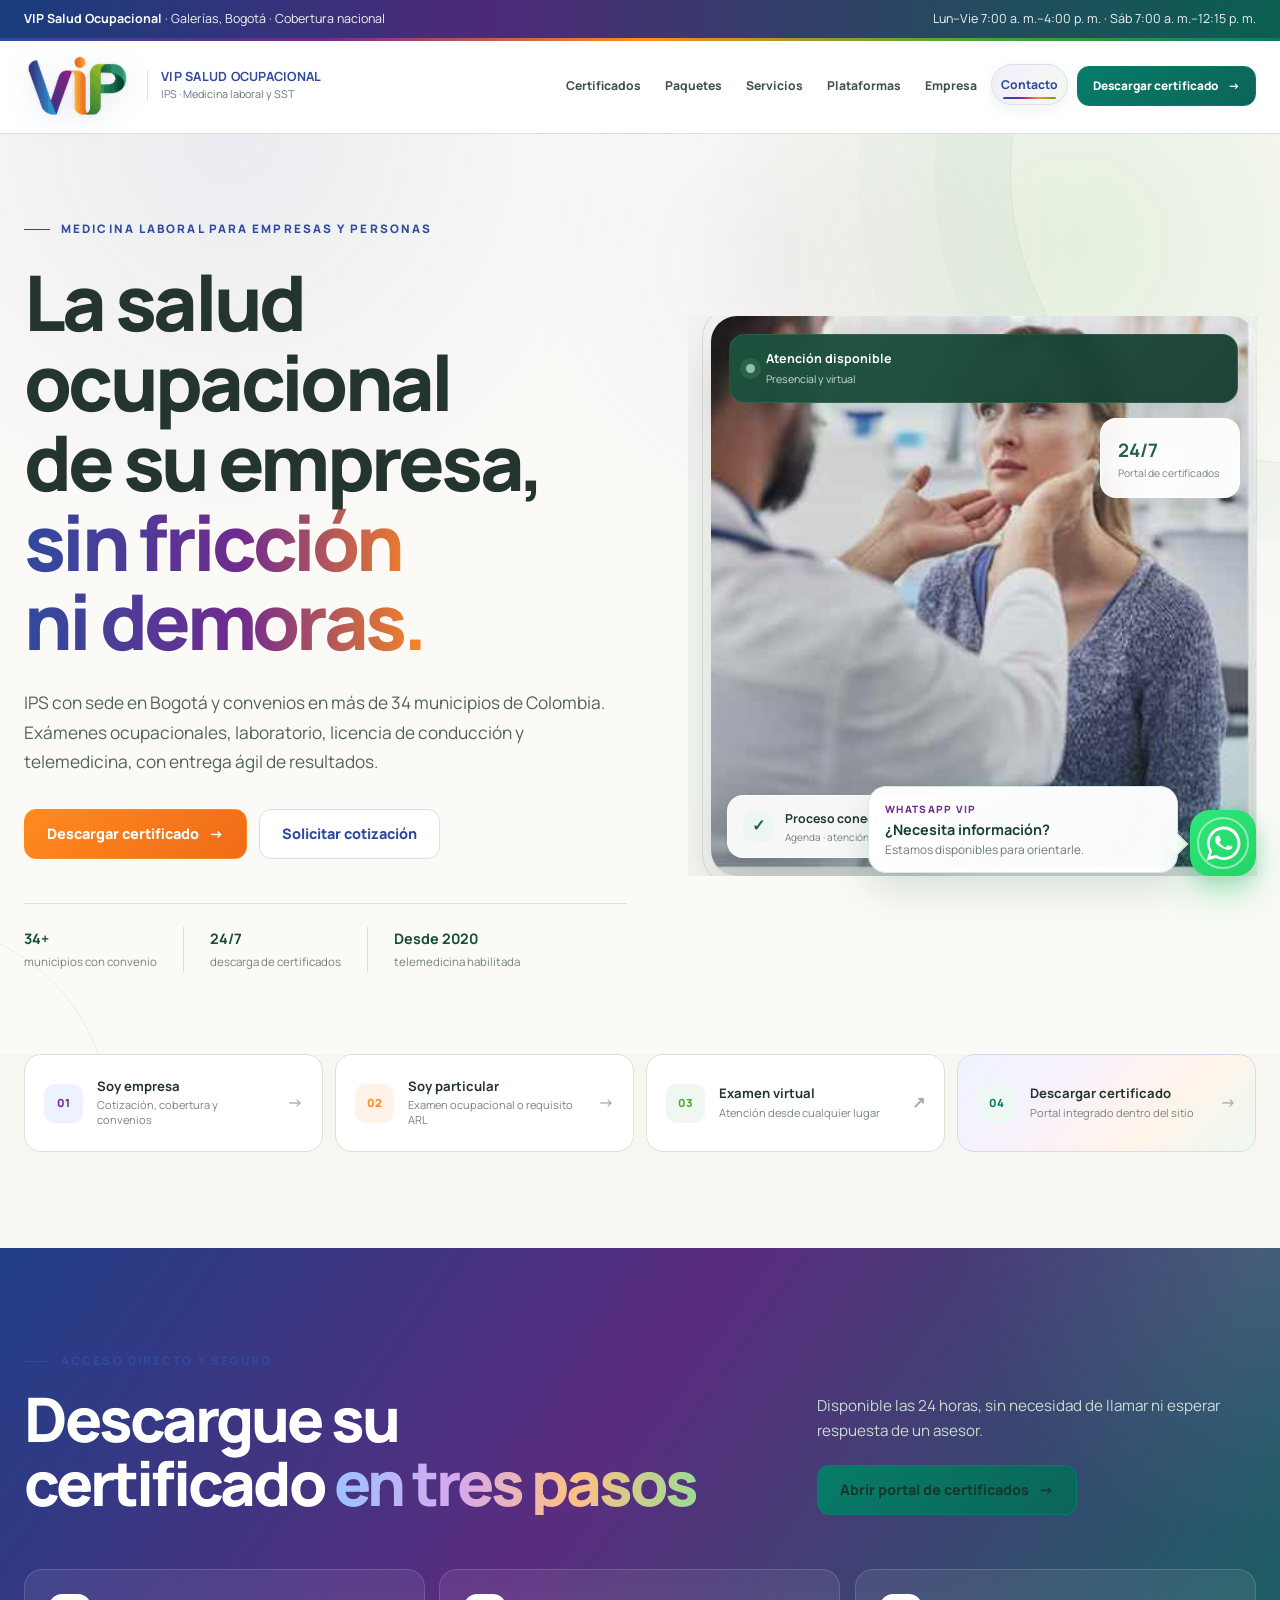
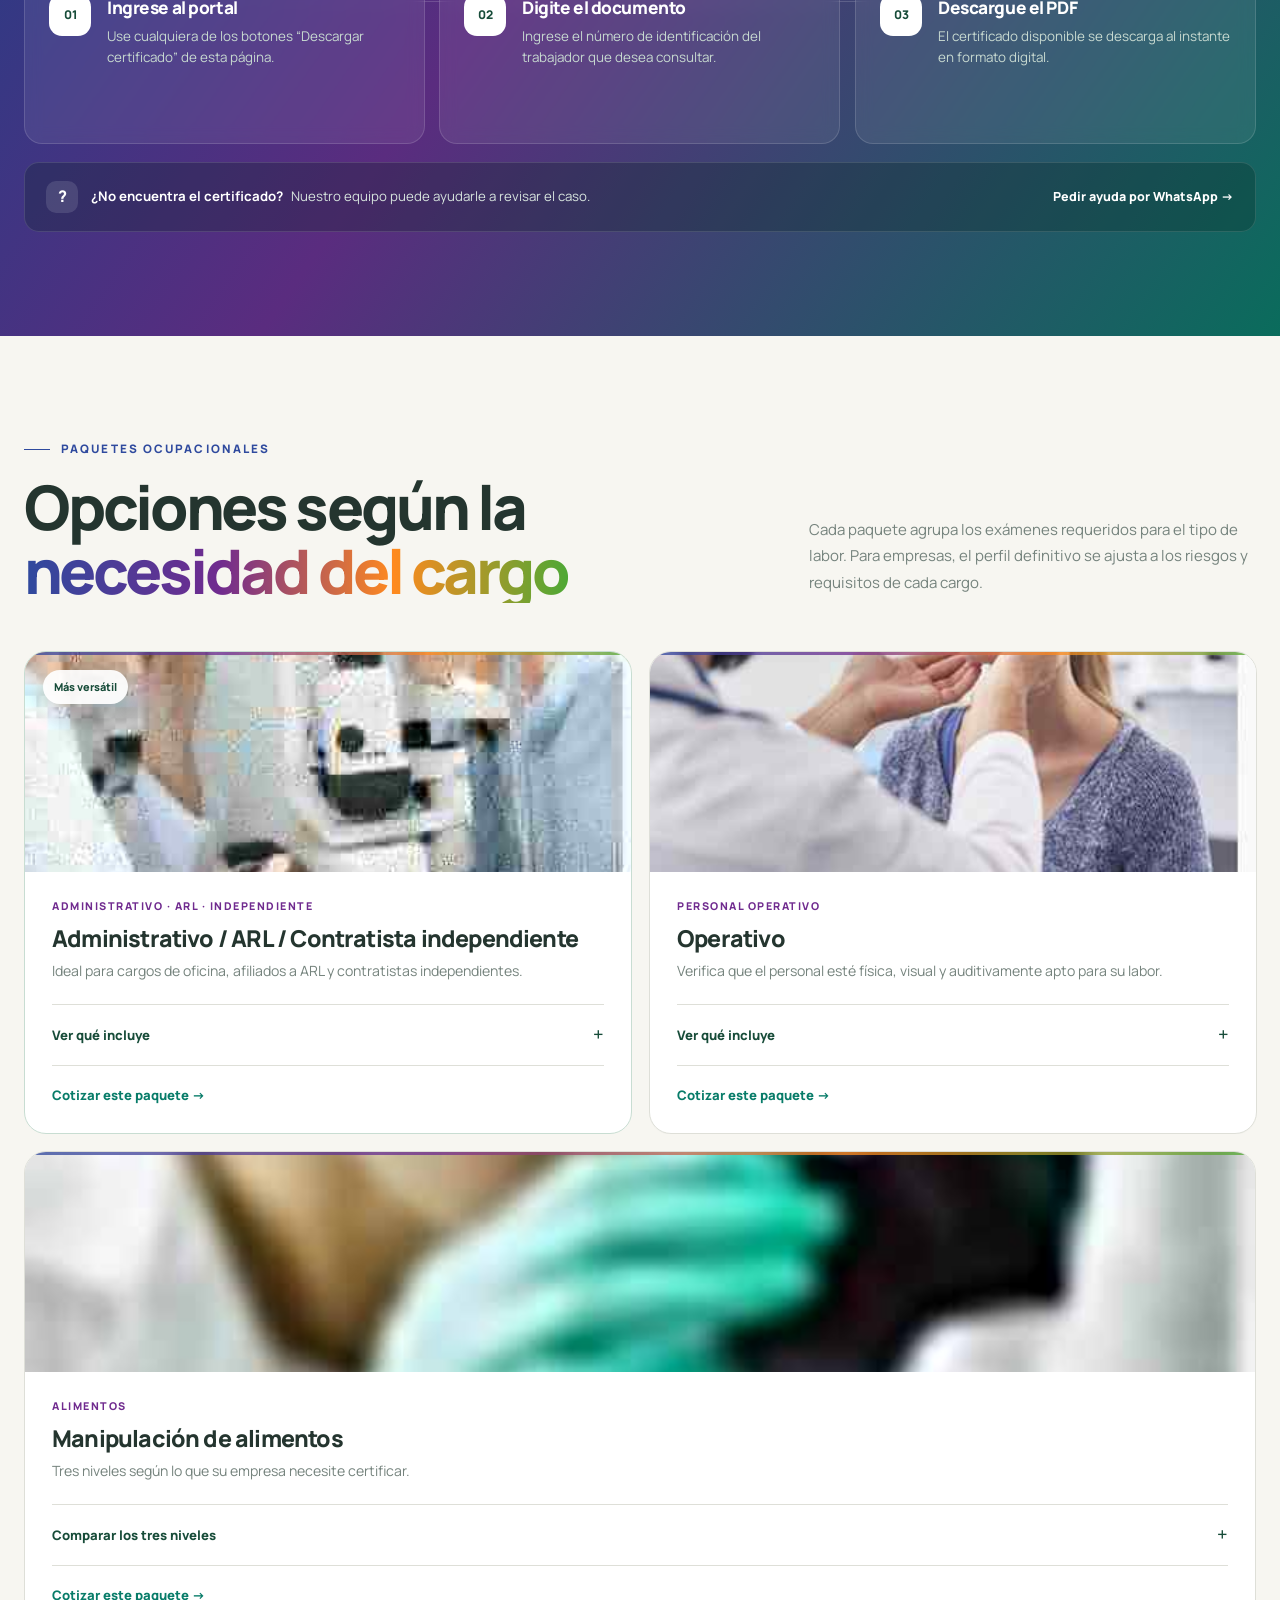
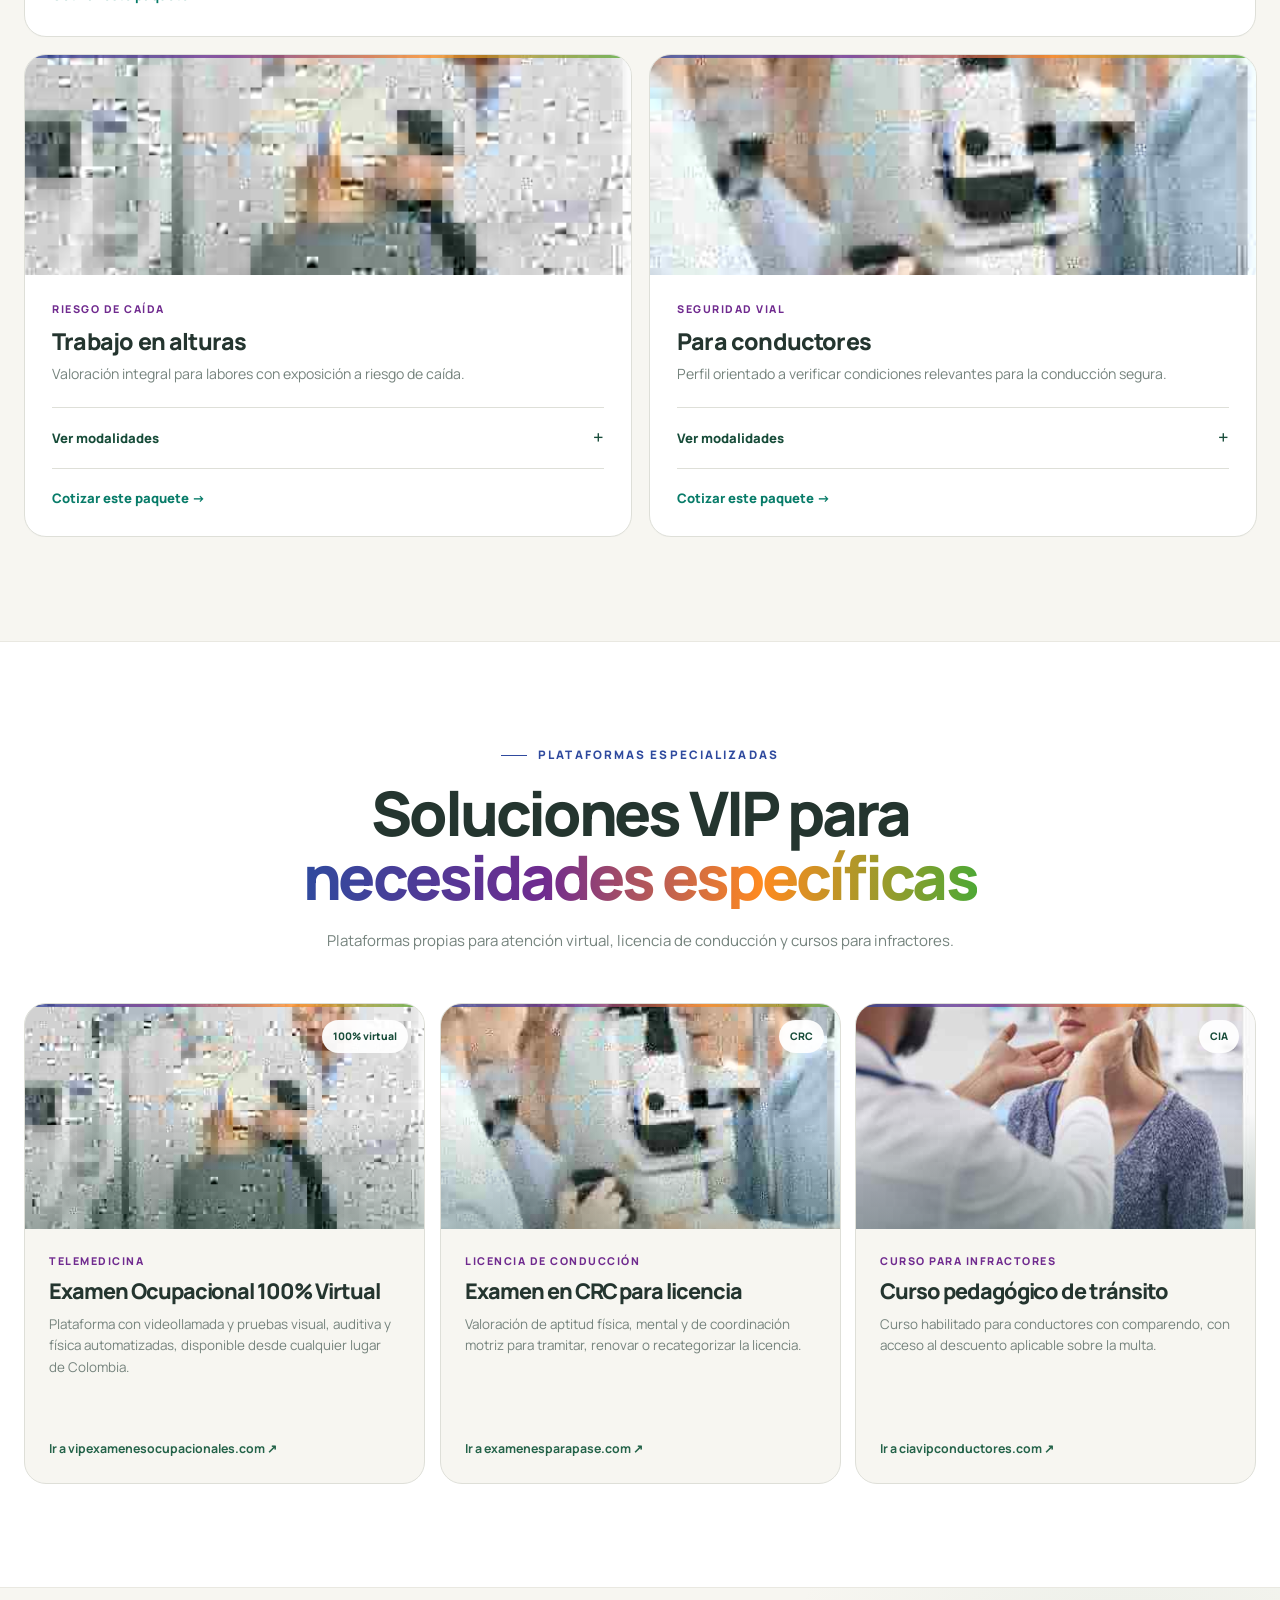
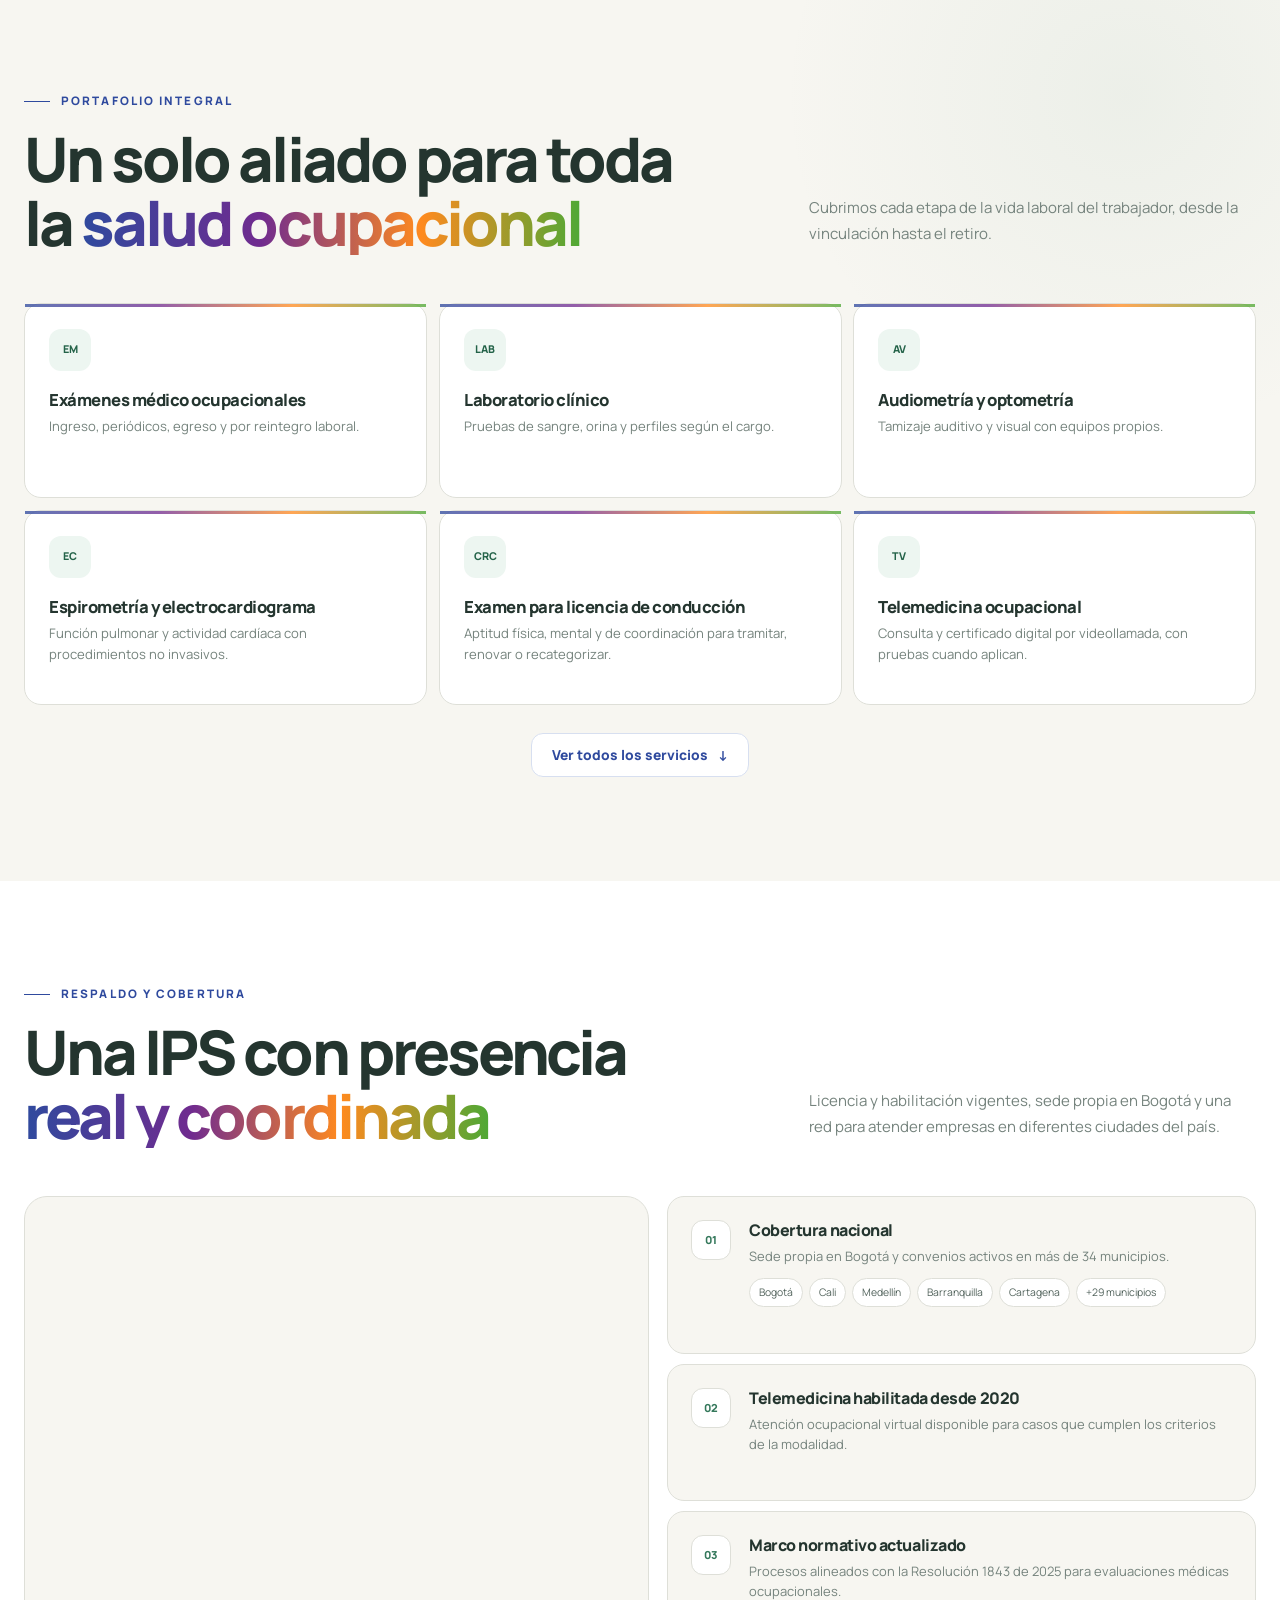
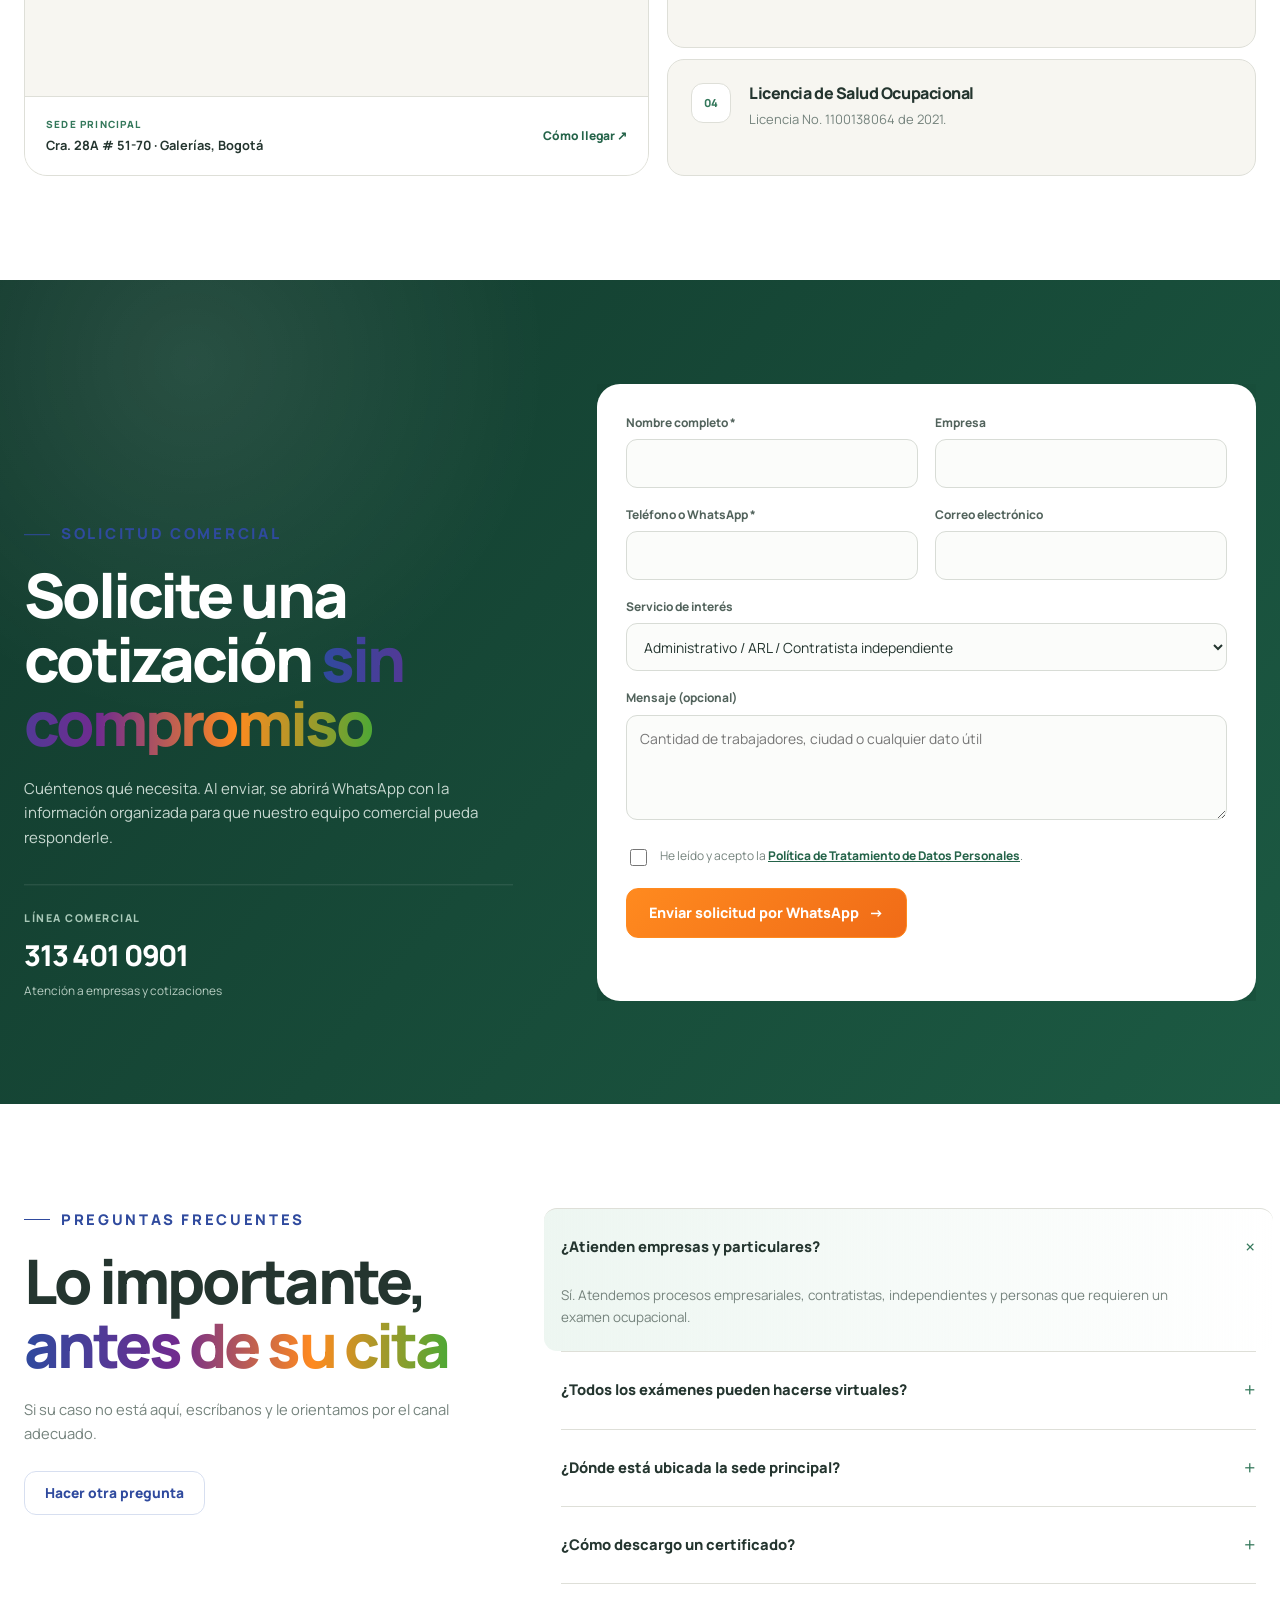
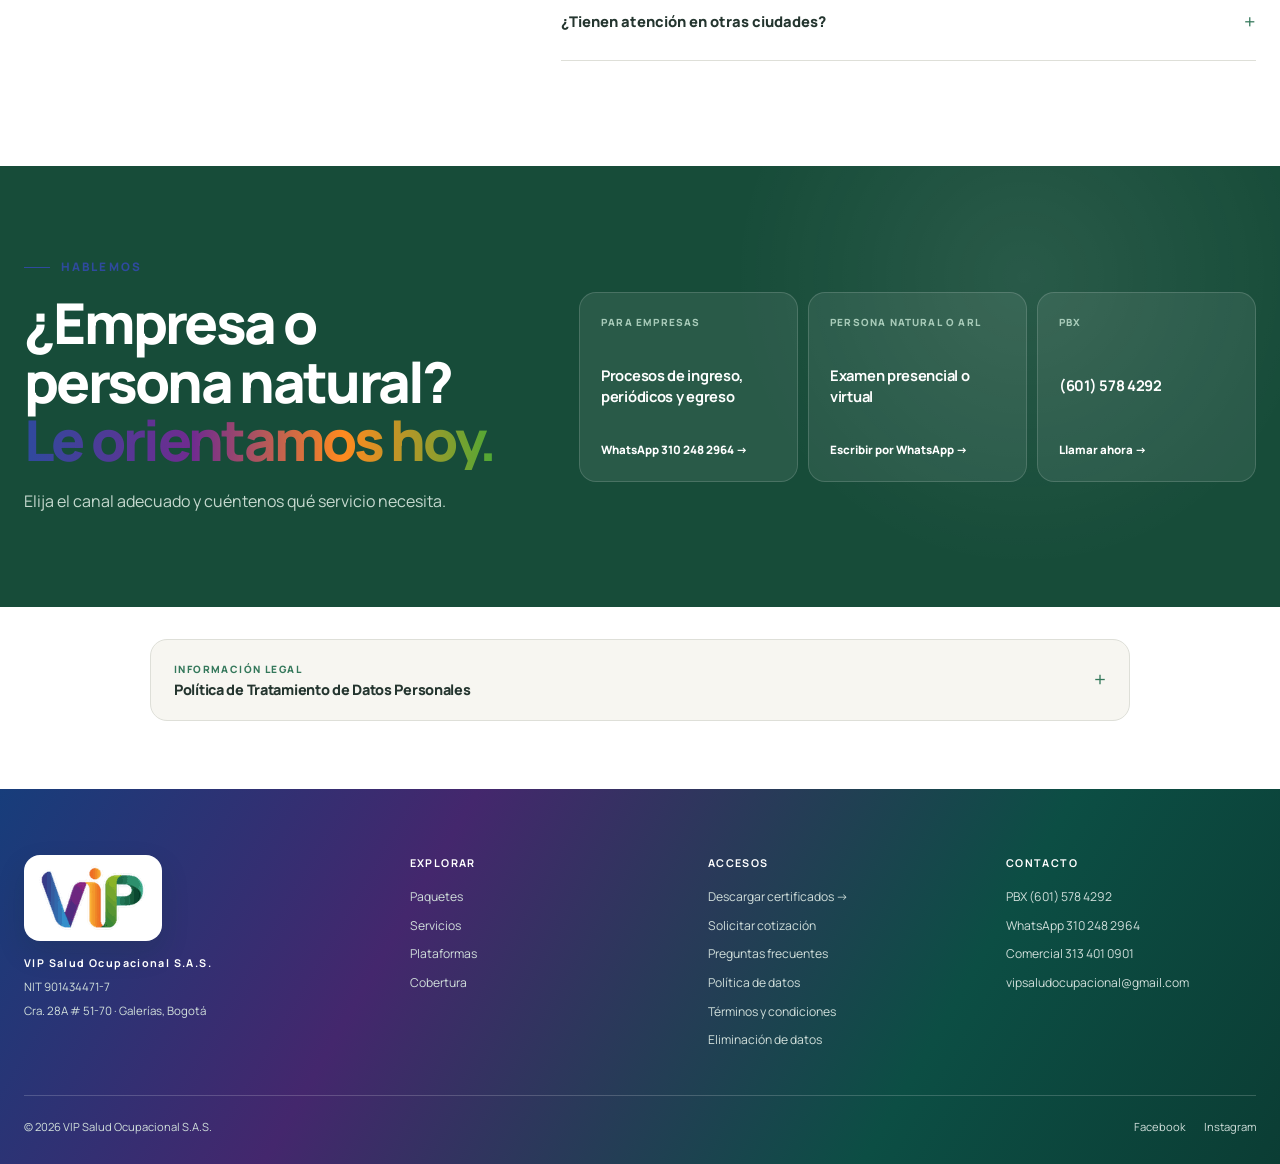
<file: index.html>
<!doctype html>
<html lang="es" class="no-js">
<head>
  <meta charset="utf-8" />
  <meta name="viewport" content="width=device-width, initial-scale=1" />
  <title>VIP Salud Ocupacional | Exámenes médicos ocupacionales en Bogotá y Colombia</title>
  <meta name="description" content="IPS de medicina laboral en Bogotá con cobertura nacional. Exámenes ocupacionales, laboratorio, telemedicina, paquetes empresariales y descarga de certificados 24/7." />
  <meta name="theme-color" content="#2f4a9e" />
  <meta name="robots" content="index,follow,max-image-preview:large" />
  <link rel="canonical" href="https://vipocupacional.com/" />
  <link rel="icon" type="image/png" sizes="32x32" href="assets/favicon-32x32.png?v=5" />
  <link rel="icon" type="image/png" sizes="16x16" href="assets/favicon-16x16.png?v=5" />
  <link rel="shortcut icon" href="favicon.ico?v=5" />
  <link rel="apple-touch-icon" sizes="180x180" href="assets/apple-touch-icon.png?v=5" />
  <meta property="og:locale" content="es_CO" />
  <meta property="og:type" content="website" />
  <meta property="og:site_name" content="VIP Salud Ocupacional" />
  <meta property="og:title" content="VIP Salud Ocupacional | Medicina laboral para empresas y personas" />
  <meta property="og:description" content="Exámenes médicos ocupacionales, laboratorio, telemedicina, paquetes empresariales, cobertura nacional y descarga de certificados en línea 24/7." />
  <meta property="og:url" content="https://vipocupacional.com/" />
  <meta property="og:image" content="https://vipocupacional.com/assets/og-vip-salud-ocupacional.jpg?v=6" />
  <meta property="og:image:secure_url" content="https://vipocupacional.com/assets/og-vip-salud-ocupacional.jpg?v=6" />
  <meta property="og:image:type" content="image/jpeg" />
  <meta property="og:image:width" content="1200" />
  <meta property="og:image:height" content="630" />
  <meta property="og:image:alt" content="VIP Salud Ocupacional - Medicina laboral para empresas y personas" />
  <meta name="twitter:card" content="summary_large_image" />
  <meta name="twitter:title" content="VIP Salud Ocupacional | Medicina laboral para empresas y personas" />
  <meta name="twitter:description" content="Exámenes ocupacionales, laboratorio, telemedicina, cobertura nacional y certificados en línea 24/7." />
  <meta name="twitter:image" content="https://vipocupacional.com/assets/og-vip-salud-ocupacional.jpg?v=6" />
  <link rel="preload" as="image" href="assets/valoracion-medica-vip.jpg" fetchpriority="high" />
  <link rel="preconnect" href="https://fonts.googleapis.com" />
  <link rel="preconnect" href="https://fonts.gstatic.com" crossorigin />
  <link href="https://fonts.googleapis.com/css2?family=Manrope:wght@400;500;600;700;800&display=swap" rel="stylesheet" />
  <link rel="stylesheet" href="styles.css?v=20260907-5" />
  <script>document.documentElement.classList.remove('no-js');document.documentElement.classList.add('js');</script>
  <script type="application/ld+json">
  {
    "@context":"https://schema.org",
    "@type":"MedicalBusiness",
    "name":"VIP Salud Ocupacional S.A.S.",
    "url":"https://vipocupacional.com/",
    "image":"https://vipocupacional.com/assets/og-vip-salud-ocupacional.jpg",
    "telephone":"+57 601 578 4292",
    "email":"vipsaludocupacional@gmail.com",
    "address":{"@type":"PostalAddress","streetAddress":"Cra. 28A # 51-70","addressLocality":"Bogotá","addressCountry":"CO"},
    "areaServed":"Colombia"
  }
  </script>
</head>
<body>
  <a class="skip-link" href="#contenido">Saltar al contenido</a>
  <div class="scroll-progress" aria-hidden="true"><span></span></div>

  <div class="utility-bar">
    <div class="container utility-bar__inner">
      <span><strong>VIP Salud Ocupacional</strong> · Galerías, Bogotá · Cobertura nacional</span>
      <span>Lun–Vie 7:00 a. m.–4:00 p. m. · Sáb 7:00 a. m.–12:15 p. m.</span>
    </div>
  </div>

  <header class="site-header" id="inicio">
    <div class="container header-inner">
      <a class="brand" href="#inicio" aria-label="VIP Salud Ocupacional, volver al inicio">
        <img src="assets/logo-vip-marca.png" alt="VIP Salud Ocupacional" />
        <span><strong>VIP SALUD OCUPACIONAL</strong><small>IPS · Medicina laboral y SST</small></span>
      </a>
      <button class="menu-toggle" type="button" aria-label="Abrir menú" aria-expanded="false" aria-controls="menu-principal">
        <span></span><span></span><span></span>
      </button>
      <nav class="main-nav" id="menu-principal" aria-label="Navegación principal">
        <a href="#certificados">Certificados</a>
        <a href="#paquetes">Paquetes</a>
        <a href="#servicios">Servicios</a>
        <a href="#plataformas">Plataformas</a>
        <a href="#empresa">Empresa</a>
        <a href="#contacto">Contacto</a>
        <a class="btn btn--small nav-certificate" href="descargas-biofile/">Descargar certificado <span aria-hidden="true">→</span></a>
      </nav>
    </div>
  </header>

  <main id="contenido">
    <section class="hero" aria-labelledby="hero-title">
      <div class="hero-orbit hero-orbit--one" aria-hidden="true"></div>
      <div class="hero-orbit hero-orbit--two" aria-hidden="true"></div>
      <div class="container hero-grid">
        <div class="hero-copy">
          <p class="eyebrow" data-reveal>Medicina laboral para empresas y personas</p>
          <h1 id="hero-title" data-reveal data-delay="70">La salud ocupacional de su empresa, <span>sin fricción ni demoras.</span></h1>
          <p class="hero-lead" data-reveal data-delay="140">IPS con sede en Bogotá y convenios en más de 34 municipios de Colombia. Exámenes ocupacionales, laboratorio, licencia de conducción y telemedicina, con entrega ágil de resultados.</p>
          <div class="hero-actions" data-reveal data-delay="210">
            <a class="btn btn--accent btn--large" href="descargas-biofile/">Descargar certificado <span aria-hidden="true">→</span></a>
            <a class="btn btn--ghost btn--large" href="#cotizacion">Solicitar cotización</a>
          </div>
          <div class="hero-proof" data-stagger>
            <div data-reveal><strong>34+</strong><small>municipios con convenio</small></div>
            <div data-reveal><strong>24/7</strong><small>descarga de certificados</small></div>
            <div data-reveal><strong>Desde 2020</strong><small>telemedicina habilitada</small></div>
          </div>
        </div>

        <div class="hero-media" data-reveal="clip-right" data-delay="100">
          <div class="hero-photo" data-parallax="0.022">
            <img src="assets/valoracion-medica-vip.jpg" alt="Profesional realizando una valoración médica ocupacional" fetchpriority="high" decoding="async" />
            <div class="hero-photo__veil" aria-hidden="true"></div>
            <div class="hero-badge hero-badge--top"><span class="status-dot" aria-hidden="true"></span><div><strong>Atención disponible</strong><small>Presencial y virtual</small></div></div>
            <div class="hero-badge hero-badge--side"><strong>24/7</strong><small>Portal de certificados</small></div>
            <div class="hero-badge hero-badge--bottom"><span aria-hidden="true">✓</span><div><strong>Proceso conectado</strong><small>Agenda · atención · certificado</small></div></div>
          </div>
        </div>
      </div>
    </section>

    <section class="quick-access" aria-label="Accesos rápidos">
      <div class="container quick-grid" data-stagger>
        <a href="#cotizacion" class="quick-card" data-reveal><span>01</span><div><strong>Soy empresa</strong><small>Cotización, cobertura y convenios</small></div><b aria-hidden="true">→</b></a>
        <a href="https://api.whatsapp.com/send/?phone=%2B573102482964&text=Hola%2C+quiero+informaci%C3%B3n+como+persona+natural" target="_blank" rel="noopener" class="quick-card" data-reveal><span>02</span><div><strong>Soy particular</strong><small>Examen ocupacional o requisito ARL</small></div><b aria-hidden="true">→</b></a>
        <a href="https://vipexamenesocupacionales.com" target="_blank" rel="noopener" class="quick-card" data-reveal><span>03</span><div><strong>Examen virtual</strong><small>Atención desde cualquier lugar</small></div><b aria-hidden="true">↗</b></a>
        <a href="descargas-biofile/" class="quick-card quick-card--featured" data-reveal><span>04</span><div><strong>Descargar certificado</strong><small>Portal integrado dentro del sitio</small></div><b aria-hidden="true">→</b></a>
      </div>
    </section>

    <section class="section certificate" id="certificados">
      <div class="certificate-glow" aria-hidden="true"></div>
      <div class="container">
        <div class="certificate-intro">
          <div>
            <p class="eyebrow eyebrow--light" data-reveal>Acceso directo y seguro</p>
            <h2 data-reveal data-delay="70">Descargue su certificado <span>en tres pasos</span></h2>
          </div>
          <div class="certificate-action" data-reveal="right" data-delay="140">
            <p>Disponible las 24 horas, sin necesidad de llamar ni esperar respuesta de un asesor.</p>
            <a class="btn btn--white btn--large" href="descargas-biofile/">Abrir portal de certificados <span aria-hidden="true">→</span></a>
          </div>
        </div>
        <ol class="certificate-steps" data-stagger>
          <li data-reveal><span>01</span><div><h3>Ingrese al portal</h3><p>Use cualquiera de los botones “Descargar certificado” de esta página.</p></div></li>
          <li data-reveal><span>02</span><div><h3>Digite el documento</h3><p>Ingrese el número de identificación del trabajador que desea consultar.</p></div></li>
          <li data-reveal><span>03</span><div><h3>Descargue el PDF</h3><p>El certificado disponible se descarga al instante en formato digital.</p></div></li>
        </ol>
        <div class="certificate-help" data-reveal>
          <div><span aria-hidden="true">?</span><p><strong>¿No encuentra el certificado?</strong> Nuestro equipo puede ayudarle a revisar el caso.</p></div>
          <a href="https://api.whatsapp.com/send/?phone=%2B573102482964&text=Hola%2C+necesito+ayuda+para+descargar+un+certificado" target="_blank" rel="noopener">Pedir ayuda por WhatsApp →</a>
        </div>
      </div>
    </section>

    <section class="section packages" id="paquetes">
      <div class="container">
        <div class="section-intro">
          <div><p class="eyebrow" data-reveal>Paquetes ocupacionales</p><h2 data-reveal data-delay="70">Opciones según la <span>necesidad del cargo</span></h2></div>
          <p data-reveal data-delay="140">Cada paquete agrupa los exámenes requeridos para el tipo de labor. Para empresas, el perfil definitivo se ajusta a los riesgos y requisitos de cada cargo.</p>
        </div>
        <div class="package-grid" data-stagger>
          <article class="package-card package-card--featured" data-reveal>
            <div class="package-media"><img src="assets/examen-visual-vip.jpg" alt="Valoración visual para paquete administrativo" loading="lazy" /><span>Más versátil</span></div>
            <div class="package-body"><small>ADMINISTRATIVO · ARL · INDEPENDIENTE</small><h3>Administrativo / ARL / Contratista independiente</h3><p>Ideal para cargos de oficina, afiliados a ARL y contratistas independientes.</p>
              <details class="package-details"><summary>Ver qué incluye <span aria-hidden="true">+</span></summary><ul class="check-list"><li>Examen médico ocupacional con énfasis osteomuscular</li><li>Visiometría</li></ul><div class="package-note"><strong>También disponible por telemedicina.</strong> Puede incluir prueba visual, auditiva y física desde cualquier lugar de Colombia. <a href="https://vipexamenesocupacionales.com" target="_blank" rel="noopener">Conocer la modalidad virtual ↗</a></div></details>
              <a class="text-link" href="https://api.whatsapp.com/send/?phone=%2B573102482964&text=Hola%2C+quiero+cotizar+el+Paquete+Administrativo" target="_blank" rel="noopener">Cotizar este paquete →</a>
            </div>
          </article>
          <article class="package-card" data-reveal>
            <div class="package-media"><img src="assets/valoracion-medica-vip.jpg" alt="Valoración médica para personal operativo" loading="lazy" /></div>
            <div class="package-body"><small>PERSONAL OPERATIVO</small><h3>Operativo</h3><p>Verifica que el personal esté física, visual y auditivamente apto para su labor.</p>
              <details class="package-details"><summary>Ver qué incluye <span aria-hidden="true">+</span></summary><ul class="check-list"><li>Examen médico ocupacional con énfasis osteomuscular</li><li>Visiometría</li><li>Audiometría</li></ul></details>
              <a class="text-link" href="https://api.whatsapp.com/send/?phone=%2B573102482964&text=Hola%2C+quiero+cotizar+el+Paquete+Operativo" target="_blank" rel="noopener">Cotizar este paquete →</a>
            </div>
          </article>
          <article class="package-card package-card--wide" data-reveal>
            <div class="package-media"><img src="assets/laboratorio-clinico-vip.jpg" alt="Pruebas de laboratorio para manipulación de alimentos" loading="lazy" /></div>
            <div class="package-body"><small>ALIMENTOS</small><h3>Manipulación de alimentos</h3><p>Tres niveles según lo que su empresa necesite certificar.</p>
              <details class="package-details"><summary>Comparar los tres niveles <span aria-hidden="true">+</span></summary><div class="tier-grid"><div class="tier"><strong>Nivel 1 · Cumplimiento normativo</strong><ul><li>Certificado de manipulación de alimentos</li><li>Prueba de KOH (hongos)</li><li>Coprológico</li><li>Frotis de garganta sin cultivo</li></ul></div><div class="tier"><strong>Nivel 2 · Básico</strong><ul><li>Examen médico con énfasis osteomuscular</li><li>Prueba de KOH</li><li>Coprológico</li><li>Frotis de garganta</li></ul></div><div class="tier"><strong>Nivel 3 · Completo</strong><ul><li>Examen médico con énfasis osteomuscular</li><li>KOH, coprológico y frotis</li><li>Visiometría y audiometría</li><li>Curso presencial de 9 horas con certificado y carné</li></ul></div></div><div class="package-note"><strong>También hay curso virtual.</strong> Disponible en versiones certificables de 8, 10 o 12 horas.</div></details>
              <a class="text-link" href="https://api.whatsapp.com/send/?phone=%2B573102482964&text=Hola%2C+quiero+cotizar+el+Paquete+de+Manipulaci%C3%B3n+de+Alimentos" target="_blank" rel="noopener">Cotizar este paquete →</a>
            </div>
          </article>
          <article class="package-card" data-reveal>
            <div class="package-media"><img src="assets/optometria-vip.jpg" alt="Evaluación para trabajo en alturas" loading="lazy" /></div>
            <div class="package-body"><small>RIESGO DE CAÍDA</small><h3>Trabajo en alturas</h3><p>Valoración integral para labores con exposición a riesgo de caída.</p>
              <details class="package-details"><summary>Ver modalidades <span aria-hidden="true">+</span></summary><div class="tier"><strong>Presencial</strong><ul><li>Examen médico con énfasis osteomuscular</li><li>Optometría y audiometría</li><li>Perfil lipídico y glicemia</li></ul></div><div class="tier"><strong>Con valoración psicológica</strong><ul><li>Incluye todo el perfil presencial</li><li>Prueba psicológica enfocada en trabajo en alturas</li></ul></div></details>
              <a class="text-link" href="https://api.whatsapp.com/send/?phone=%2B573102482964&text=Hola%2C+quiero+cotizar+el+Paquete+de+Trabajo+en+Alturas" target="_blank" rel="noopener">Cotizar este paquete →</a>
            </div>
          </article>
          <article class="package-card" data-reveal>
            <div class="package-media"><img src="assets/examen-visual-vip.jpg" alt="Pruebas para conductores" loading="lazy" /></div>
            <div class="package-body"><small>SEGURIDAD VIAL</small><h3>Para conductores</h3><p>Perfil orientado a verificar condiciones relevantes para la conducción segura.</p>
              <details class="package-details"><summary>Ver modalidades <span aria-hidden="true">+</span></summary><div class="tier"><strong>Estándar</strong><ul><li>Examen médico con énfasis osteomuscular</li><li>Visiometría y audiometría</li><li>Prueba psicosensométrica</li><li>Acceso a actualización en normas de tránsito</li></ul></div><div class="tier"><strong>Con prueba de sustancias</strong><ul><li>Incluye todo el perfil estándar</li><li>Prueba de drogas x 5 y/o alcohol en saliva</li></ul></div></details>
              <a class="text-link" href="https://api.whatsapp.com/send/?phone=%2B573102482964&text=Hola%2C+quiero+cotizar+el+Paquete+Para+Conductores" target="_blank" rel="noopener">Cotizar este paquete →</a>
            </div>
          </article>
        </div>
      </div>
    </section>

    <section class="section platforms" id="plataformas">
      <div class="container">
        <div class="section-intro section-intro--center">
          <div><p class="eyebrow" data-reveal>Plataformas especializadas</p><h2 data-reveal data-delay="70">Soluciones VIP para <span>necesidades específicas</span></h2></div>
          <p data-reveal data-delay="140">Plataformas propias para atención virtual, licencia de conducción y cursos para infractores.</p>
        </div>
        <div class="platform-grid" data-stagger>
          <a class="platform-card" href="https://vipexamenesocupacionales.com" target="_blank" rel="noopener" data-reveal><div class="platform-image"><img src="assets/optometria-vip.jpg" alt="Examen ocupacional virtual" loading="lazy" /><span>100% virtual</span></div><div class="platform-body"><small>TELEMEDICINA</small><h3>Examen Ocupacional 100% Virtual</h3><p>Plataforma con videollamada y pruebas visual, auditiva y física automatizadas, disponible desde cualquier lugar de Colombia.</p><strong>Ir a vipexamenesocupacionales.com <span aria-hidden="true">↗</span></strong></div></a>
          <a class="platform-card" href="https://examenesparapase.com" target="_blank" rel="noopener" data-reveal><div class="platform-image"><img src="assets/examen-visual-vip.jpg" alt="Examen para licencia de conducción" loading="lazy" /><span>CRC</span></div><div class="platform-body"><small>LICENCIA DE CONDUCCIÓN</small><h3>Examen en CRC para licencia</h3><p>Valoración de aptitud física, mental y de coordinación motriz para tramitar, renovar o recategorizar la licencia.</p><strong>Ir a examenesparapase.com <span aria-hidden="true">↗</span></strong></div></a>
          <a class="platform-card" href="https://www.ciavipconductores.com" target="_blank" rel="noopener" data-reveal><div class="platform-image"><img src="assets/valoracion-medica-vip.jpg" alt="Curso para infractores de tránsito" loading="lazy" /><span>CIA</span></div><div class="platform-body"><small>CURSO PARA INFRACTORES</small><h3>Curso pedagógico de tránsito</h3><p>Curso habilitado para conductores con comparendo, con acceso al descuento aplicable sobre la multa.</p><strong>Ir a ciavipconductores.com <span aria-hidden="true">↗</span></strong></div></a>
        </div>
      </div>
    </section>

    <section class="section services" id="servicios">
      <div class="container">
        <div class="section-intro"><div><p class="eyebrow" data-reveal>Portafolio integral</p><h2 data-reveal data-delay="70">Un solo aliado para toda la <span>salud ocupacional</span></h2></div><p data-reveal data-delay="140">Cubrimos cada etapa de la vida laboral del trabajador, desde la vinculación hasta el retiro.</p></div>
        <div class="service-grid" data-stagger>
          <article class="service-card" data-reveal><span>EM</span><h3>Exámenes médico ocupacionales</h3><p>Ingreso, periódicos, egreso y por reintegro laboral.</p></article>
          <article class="service-card" data-reveal><span>LAB</span><h3>Laboratorio clínico</h3><p>Pruebas de sangre, orina y perfiles según el cargo.</p></article>
          <article class="service-card" data-reveal><span>AV</span><h3>Audiometría y optometría</h3><p>Tamizaje auditivo y visual con equipos propios.</p></article>
          <article class="service-card" data-reveal><span>EC</span><h3>Espirometría y electrocardiograma</h3><p>Función pulmonar y actividad cardíaca con procedimientos no invasivos.</p></article>
          <article class="service-card" data-reveal><span>CRC</span><h3>Examen para licencia de conducción</h3><p>Aptitud física, mental y de coordinación para tramitar, renovar o recategorizar.</p></article>
          <article class="service-card" data-reveal><span>TV</span><h3>Telemedicina ocupacional</h3><p>Consulta y certificado digital por videollamada, con pruebas cuando aplican.</p></article>
          <article class="service-card is-extra" data-reveal><span>PS</span><h3>Batería de riesgo psicosocial</h3><p>Evaluación y acompañamiento disponible de forma presencial o remota.</p></article>
          <article class="service-card is-extra" data-reveal><span>EX</span><h3>Brigadas extramurales / In-house</h3><p>Profesionales y equipos en la sede de su empresa, según el servicio contratado.</p></article>
          <article class="service-card is-extra" data-reveal><span>SST</span><h3>Asesoría integral en SST</h3><p>Medicina laboral, higiene industrial y gestión documental del sistema.</p></article>
          <article class="service-card is-extra" data-reveal><span>VAC</span><h3>Vacunación</h3><p>Esquemas de vacunación aplicados en sede o de forma extramural.</p></article>
          <article class="service-card is-extra" data-reveal><span>MA</span><h3>Curso virtual de manipulación de alimentos</h3><p>Programa certificable de 8, 10 o 12 horas, completamente en línea.</p></article>
          <article class="service-card is-extra" data-reveal><span>24/7</span><h3>Procesos ágiles en línea</h3><p>Descarga de certificados, estadísticas y solicitud de facturas.</p></article>
        </div>
        <div class="service-toggle-wrap" data-reveal><button class="btn btn--ghost service-toggle" type="button" data-services-toggle aria-expanded="false">Ver todos los servicios <span aria-hidden="true">↓</span></button></div>
      </div>
    </section>

    <section class="section company" id="empresa">
      <span class="anchor-alias" id="empresas" aria-hidden="true"></span>
      <div class="container">
        <div class="section-intro"><div><p class="eyebrow" data-reveal>Respaldo y cobertura</p><h2 data-reveal data-delay="70">Una IPS con presencia <span>real y coordinada</span></h2></div><p data-reveal data-delay="140">Licencia y habilitación vigentes, sede propia en Bogotá y una red para atender empresas en diferentes ciudades del país.</p></div>
        <div class="company-grid">
          <div class="map-card" data-reveal="clip-left"><iframe src="https://maps.google.com/maps?q=Cra%2028A%20No.%2051-70%2C%20Galer%C3%adas%2C%20Bogot%C3%A1%2C%20Colombia&t=&z=16&ie=UTF8&iwloc=&output=embed" loading="lazy" referrerpolicy="no-referrer-when-downgrade" title="Ubicación de VIP Salud Ocupacional en Google Maps"></iframe><div class="map-card__footer"><div><small>SEDE PRINCIPAL</small><strong>Cra. 28A # 51-70 · Galerías, Bogotá</strong></div><a href="https://www.google.com/maps/dir/?api=1&destination=Cra+28A+No.+51-70,+Galerias,+Bogota,+Colombia" target="_blank" rel="noopener">Cómo llegar ↗</a></div></div>
          <div class="credential-list" data-stagger>
            <article data-reveal><span>01</span><div><h3>Cobertura nacional</h3><p>Sede propia en Bogotá y convenios activos en más de 34 municipios.</p><div class="city-chips"><small>Bogotá</small><small>Cali</small><small>Medellín</small><small>Barranquilla</small><small>Cartagena</small><small>+29 municipios</small></div></div></article>
            <article data-reveal><span>02</span><div><h3>Telemedicina habilitada desde 2020</h3><p>Atención ocupacional virtual disponible para casos que cumplen los criterios de la modalidad.</p></div></article>
            <article data-reveal><span>03</span><div><h3>Marco normativo actualizado</h3><p>Procesos alineados con la Resolución 1843 de 2025 para evaluaciones médicas ocupacionales.</p></div></article>
            <article data-reveal><span>04</span><div><h3>Licencia de Salud Ocupacional</h3><p>Licencia No. 1100138064 de 2021.</p></div></article>
          </div>
        </div>
      </div>
    </section>

    <section class="section quote" id="cotizacion">
      <div class="container quote-grid">
        <div class="quote-copy"><p class="eyebrow eyebrow--light" data-reveal>Solicitud comercial</p><h2 data-reveal data-delay="70">Solicite una cotización <span>sin compromiso</span></h2><p data-reveal data-delay="140">Cuéntenos qué necesita. Al enviar, se abrirá WhatsApp con la información organizada para que nuestro equipo comercial pueda responderle.</p><div class="quote-contact" data-reveal data-delay="210"><small>LÍNEA COMERCIAL</small><a href="https://wa.me/573134010901" target="_blank" rel="noopener">313 401 0901</a><span>Atención a empresas y cotizaciones</span></div></div>
        <form class="quote-form" id="form-cotizacion" data-reveal="right" data-delay="100">
          <div class="form-grid">
            <label><span>Nombre completo *</span><input type="text" name="nombre" autocomplete="name" required /></label>
            <label><span>Empresa</span><input type="text" name="empresa" autocomplete="organization" /></label>
            <label><span>Teléfono o WhatsApp *</span><input type="tel" name="telefono" autocomplete="tel" required /></label>
            <label><span>Correo electrónico</span><input type="email" name="correo" autocomplete="email" /></label>
            <label class="form-field--full"><span>Servicio de interés</span><select name="servicio"><option>Administrativo / ARL / Contratista independiente</option><option>Operativo</option><option>Manipulación de alimentos</option><option>Trabajo en alturas</option><option>Para conductores</option><option>Otro / No estoy seguro</option></select></label>
            <label class="form-field--full"><span>Mensaje (opcional)</span><textarea name="mensaje" rows="3" placeholder="Cantidad de trabajadores, ciudad o cualquier dato útil"></textarea></label>
          </div>
          <label class="consent"><input type="checkbox" name="acepta_politica" required /><span>He leído y acepto la <a href="/politica-de-privacidad/">Política de Tratamiento de Datos Personales</a>.</span></label>
          <button class="btn btn--accent btn--large" type="submit">Enviar solicitud por WhatsApp <span aria-hidden="true">→</span></button>
          <p class="form-status" id="form-status" role="status" aria-live="polite"></p>
        </form>
      </div>
    </section>

    <section class="section faq" id="preguntas">
      <div class="container faq-grid">
        <div class="faq-copy"><p class="eyebrow" data-reveal>Preguntas frecuentes</p><h2 data-reveal data-delay="70">Lo importante, <span>antes de su cita</span></h2><p data-reveal data-delay="140">Si su caso no está aquí, escríbanos y le orientamos por el canal adecuado.</p><a class="btn btn--ghost" data-reveal data-delay="210" href="https://api.whatsapp.com/send/?phone=%2B573102482964&text=Hola%2C+tengo+una+pregunta+sobre+los+servicios+de+VIP" target="_blank" rel="noopener">Hacer otra pregunta</a></div>
        <div class="accordion" data-stagger>
          <details open data-reveal><summary>¿Atienden empresas y particulares?<span aria-hidden="true">+</span></summary><p>Sí. Atendemos procesos empresariales, contratistas, independientes y personas que requieren un examen ocupacional.</p></details>
          <details data-reveal><summary>¿Todos los exámenes pueden hacerse virtuales?<span aria-hidden="true">+</span></summary><p>No. La modalidad depende del tipo de valoración y de las pruebas exigidas por el cargo. Antes de agendar validamos cada caso.</p></details>
          <details data-reveal><summary>¿Dónde está ubicada la sede principal?<span aria-hidden="true">+</span></summary><p>En la Cra. 28A # 51-70, sector Galerías, Bogotá D.C.</p></details>
          <details data-reveal><summary>¿Cómo descargo un certificado?<span aria-hidden="true">+</span></summary><p>Abra el portal desde el botón “Descargar certificado”, digite el documento del trabajador y descargue el PDF disponible.</p></details>
          <details data-reveal><summary>¿Tienen atención en otras ciudades?<span aria-hidden="true">+</span></summary><p>Sí. Coordinamos atención nacional mediante nuestra red de cobertura, según el servicio solicitado.</p></details>
        </div>
      </div>
    </section>

    <section class="contact" id="contacto">
      <div class="container contact-grid">
        <div class="contact-copy"><p class="eyebrow eyebrow--light" data-reveal>Hablemos</p><h2 data-reveal data-delay="70">¿Empresa o persona natural? <span>Le orientamos hoy.</span></h2><p data-reveal data-delay="140">Elija el canal adecuado y cuéntenos qué servicio necesita.</p></div>
        <div class="contact-options" data-stagger>
          <a href="https://api.whatsapp.com/send/?phone=%2B573102482964&text=Hola%2C+escribo+en+representaci%C3%B3n+de+una+empresa" target="_blank" rel="noopener" data-reveal><small>PARA EMPRESAS</small><strong>Procesos de ingreso, periódicos y egreso</strong><span>WhatsApp 310 248 2964 →</span></a>
          <a href="https://api.whatsapp.com/send/?phone=%2B573102482964&text=Hola%2C+quiero+informaci%C3%B3n+como+persona+natural" target="_blank" rel="noopener" data-reveal><small>PERSONA NATURAL O ARL</small><strong>Examen presencial o virtual</strong><span>Escribir por WhatsApp →</span></a>
          <a href="tel:+576015784292" data-reveal><small>PBX</small><strong>(601) 578 4292</strong><span>Llamar ahora →</span></a>
        </div>
      </div>
    </section>

    <section class="privacy" id="privacidad">
      <div class="container privacy-inner">
        <details class="policy-disclosure">
          <summary><span><small>INFORMACIÓN LEGAL</small><h2>Política de Tratamiento de Datos Personales</h2></span><b aria-hidden="true">+</b></summary>
          <div class="policy-content">
            <p>Conforme a la Ley 1581 de 2012, el Decreto 1377 de 2013 y demás normas aplicables en Colombia.</p>
            <p>VIP SALUD OCUPACIONAL SAS, identificada con NIT 901.434.471-7, con domicilio en la Cra. 28A No. 51-70, Galerías, Bogotá D.C., Colombia, pone a disposición de sus pacientes, clientes, usuarios y visitantes la presente política.</p>
            <h3>1. Responsable del tratamiento</h3><p>VIP SALUD OCUPACIONAL SAS es responsable del tratamiento de los datos suministrados a través de este sitio, WhatsApp, correo electrónico, formularios o durante la prestación de sus servicios. Contacto: <a href="mailto:vipsaludocupacional@gmail.com">vipsaludocupacional@gmail.com</a> · PBX 601 578 4292 · WhatsApp 310 248 2964.</p>
            <h3>2. Datos que recolectamos</h3><ul><li>Datos de identificación: nombre, tipo y número de documento.</li><li>Datos de contacto: teléfono, correo y empresa representada.</li><li>Datos de salud estrictamente necesarios para prestar los servicios contratados, tratados bajo reserva legal.</li></ul>
            <h3>3. Finalidad del tratamiento</h3><ul><li>Gestionar servicios de salud ocupacional, laboratorio, licencia de conducción y telemedicina.</li><li>Generar, custodiar y entregar certificados y conceptos médicos ocupacionales.</li><li>Responder solicitudes de cotización, información o soporte.</li><li>Cumplir las obligaciones legales y reglamentarias del sector salud.</li><li>Enviar comunicaciones relacionadas con los servicios contratados.</li></ul>
            <h3>4. Derechos del titular</h3><ul><li>Conocer, actualizar y rectificar sus datos.</li><li>Solicitar prueba de la autorización otorgada.</li><li>Ser informado sobre el uso de sus datos.</li><li>Presentar quejas ante la Superintendencia de Industria y Comercio.</li><li>Revocar la autorización o pedir la supresión cuando no exista un deber legal o contractual que lo impida.</li><li>Acceder gratuitamente a los datos objeto de tratamiento.</li></ul>
            <h3>5. Procedimiento para ejercer sus derechos</h3><p>Escriba a <a href="mailto:vipsaludocupacional@gmail.com">vipsaludocupacional@gmail.com</a> indicando su nombre, documento y una descripción clara de la solicitud. Responderemos dentro de los términos establecidos por la ley.</p>
            <h3>6. Seguridad de la información</h3><p>Implementamos medidas técnicas, humanas y administrativas razonables para proteger los datos contra pérdida, uso indebido, acceso no autorizado o alteración.</p>
            <h3>7. Vigencia</h3><p>Esta política rige desde su publicación y estará vigente mientras persista la finalidad del tratamiento. Los cambios sustanciales se informarán en este sitio.</p>
          </div>
        </details>
      </div>
    </section>
  </main>

  <footer class="footer">
    <div class="container footer-grid">
      <div class="footer-brand"><img src="assets/logo-vip-marca.png" alt="VIP Salud Ocupacional" /><strong>VIP Salud Ocupacional S.A.S.</strong><p>NIT 901434471-7</p><p>Cra. 28A # 51-70 · Galerías, Bogotá</p></div>
      <div><strong>EXPLORAR</strong><a href="#paquetes">Paquetes</a><a href="#servicios">Servicios</a><a href="#plataformas">Plataformas</a><a href="#empresa">Cobertura</a></div>
      <div><strong>ACCESOS</strong><a href="descargas-biofile/">Descargar certificados →</a><a href="#cotizacion">Solicitar cotización</a><a href="#preguntas">Preguntas frecuentes</a><a href="/politica-de-privacidad/">Política de datos</a><a href="/terminos-y-condiciones/">Términos y condiciones</a><a href="/eliminacion-de-datos/">Eliminación de datos</a></div>
      <div><strong>CONTACTO</strong><a href="tel:+576015784292">PBX (601) 578 4292</a><a href="https://wa.me/573102482964" target="_blank" rel="noopener">WhatsApp 310 248 2964</a><a href="https://wa.me/573134010901" target="_blank" rel="noopener">Comercial 313 401 0901</a><a href="mailto:vipsaludocupacional@gmail.com">vipsaludocupacional@gmail.com</a></div>
    </div>
    <div class="container footer-bottom"><span>© <span id="year">2026</span> VIP Salud Ocupacional S.A.S.</span><div><a href="https://www.facebook.com/crcvipso/" target="_blank" rel="noopener">Facebook</a><a href="https://www.instagram.com/vipsalud_/" target="_blank" rel="noopener">Instagram</a></div></div>
  </footer>

  <a class="whatsapp-float" href="https://api.whatsapp.com/send/?phone=%2B573102482964&text=Hola%2C+necesito+informaci%C3%B3n+sobre+los+servicios+de+VIP" target="_blank" rel="noopener" aria-label="Contactar por WhatsApp"><span aria-hidden="true">WA</span></a>
  <div class="mobile-actions"><a href="https://api.whatsapp.com/send/?phone=%2B573102482964&text=Hola%2C+quiero+agendar+un+examen" target="_blank" rel="noopener">Agendar</a><a href="descargas-biofile/">Certificados</a></div>
  <script src="script.js?v=20260907-5"></script>
</body>
</html>
</file>
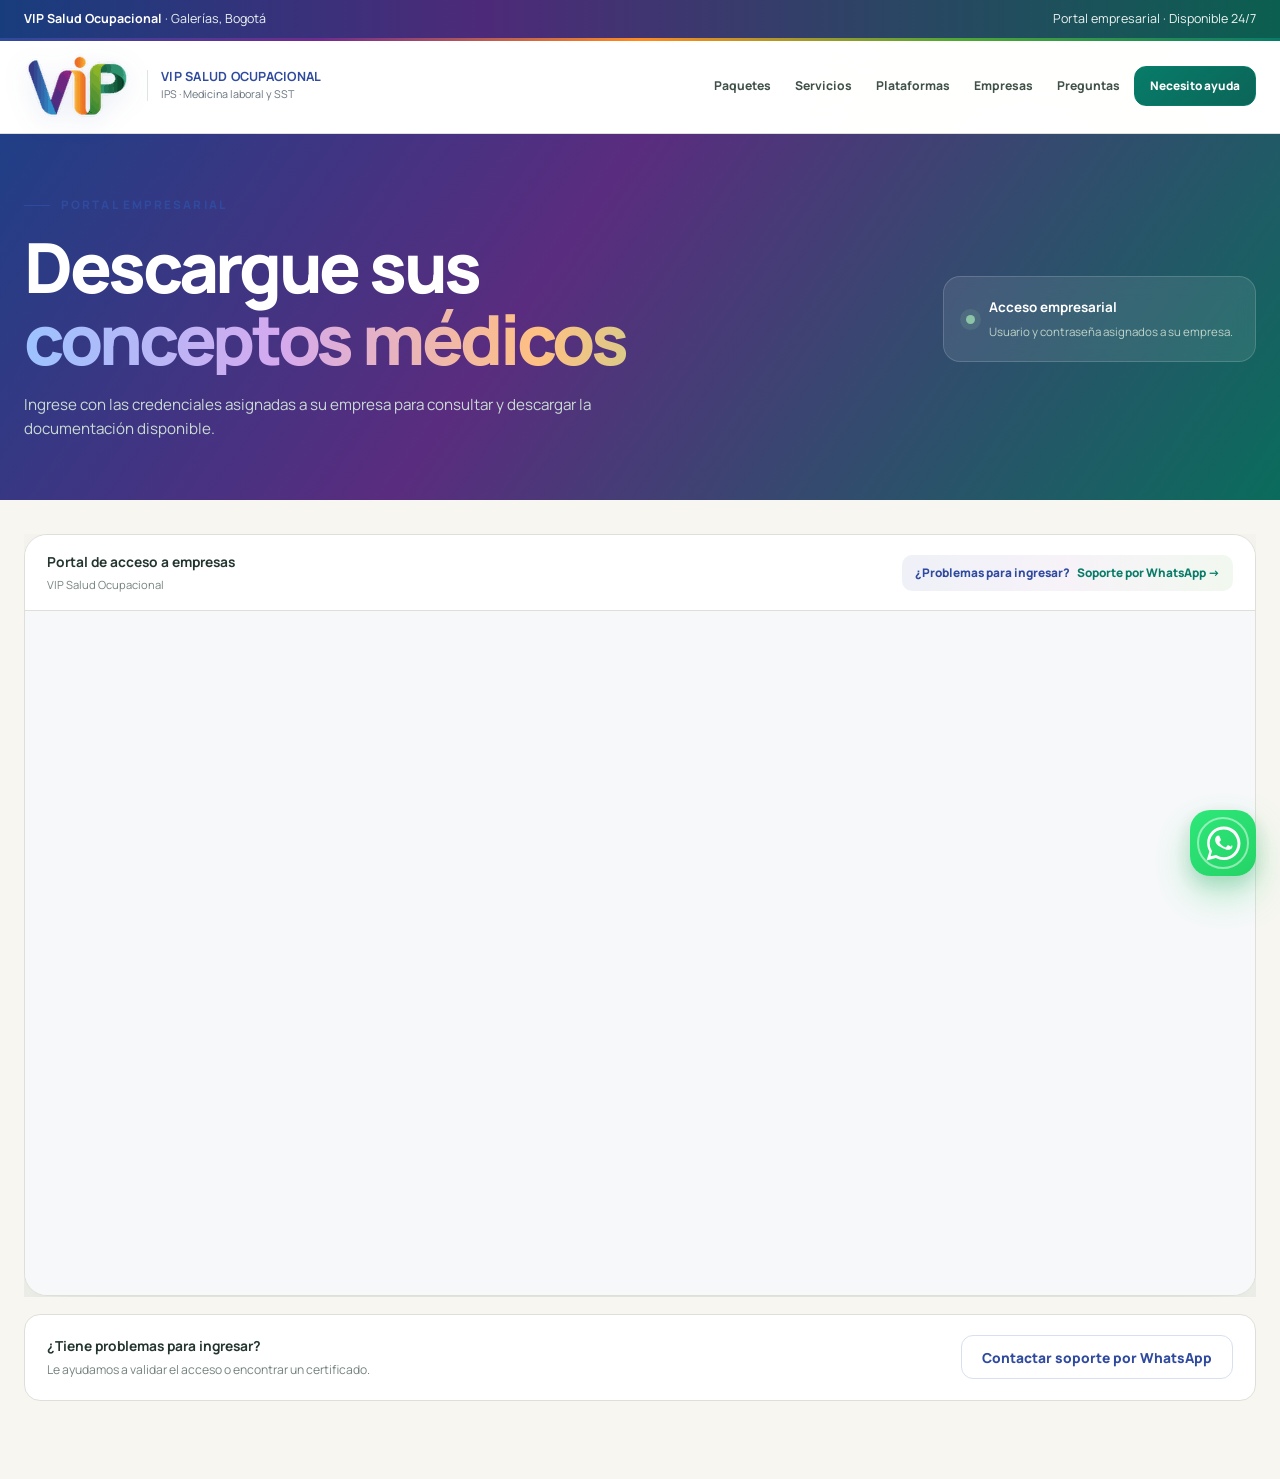
<file: descargas-biofile/index.html>
<!doctype html>
<html lang="es" class="no-js">
<head>
  <meta charset="utf-8" />
  <meta name="viewport" content="width=device-width, initial-scale=1" />
  <title>Descargar conceptos y certificados | VIP Salud Ocupacional</title>
  <meta name="description" content="Portal empresarial de VIP Salud Ocupacional para consultar y descargar conceptos médicos ocupacionales y certificados disponibles de forma segura, rápida y 24/7." />
  <meta name="theme-color" content="#2f4a9e" />
  <meta name="robots" content="index,follow,max-image-preview:large" />
  <link rel="canonical" href="https://vipocupacional.com/descargas-biofile/" />
  <link rel="icon" type="image/png" sizes="32x32" href="../assets/favicon-32x32.png?v=5" />
  <link rel="icon" type="image/png" sizes="16x16" href="../assets/favicon-16x16.png?v=5" />
  <link rel="shortcut icon" href="../favicon.ico?v=5" />
  <link rel="apple-touch-icon" sizes="180x180" href="../assets/apple-touch-icon.png?v=5" />
  <meta property="og:locale" content="es_CO" />
  <meta property="og:type" content="website" />
  <meta property="og:site_name" content="VIP Salud Ocupacional" />
  <meta property="og:title" content="Descargar conceptos y certificados | VIP Salud Ocupacional" />
  <meta property="og:description" content="Acceda al portal empresarial de VIP Salud Ocupacional para consultar y descargar conceptos médicos ocupacionales y certificados disponibles 24/7." />
  <meta property="og:url" content="https://vipocupacional.com/descargas-biofile/" />
  <meta property="og:image" content="https://vipocupacional.com/assets/og-vip-salud-ocupacional.jpg?v=6" />
  <meta property="og:image:secure_url" content="https://vipocupacional.com/assets/og-vip-salud-ocupacional.jpg?v=6" />
  <meta property="og:image:type" content="image/jpeg" />
  <meta property="og:image:width" content="1200" />
  <meta property="og:image:height" content="630" />
  <meta property="og:image:alt" content="VIP Salud Ocupacional - Portal empresarial para descarga de conceptos y certificados" />
  <meta name="twitter:card" content="summary_large_image" />
  <meta name="twitter:title" content="Descargar conceptos y certificados | VIP Salud Ocupacional" />
  <meta name="twitter:description" content="Portal empresarial para consultar y descargar conceptos médicos ocupacionales y certificados disponibles 24/7." />
  <meta name="twitter:image" content="https://vipocupacional.com/assets/og-vip-salud-ocupacional.jpg?v=6" />
  <link rel="preconnect" href="https://fonts.googleapis.com" />
  <link rel="preconnect" href="https://fonts.gstatic.com" crossorigin />
  <link href="https://fonts.googleapis.com/css2?family=Manrope:wght@400;500;600;700;800&display=swap" rel="stylesheet" />
  <link rel="stylesheet" href="../styles.css?v=20260907-6" />
  <link rel="stylesheet" href="../portal-frame-fix.css?v=20260907-1" />
  <script>document.documentElement.classList.remove('no-js');document.documentElement.classList.add('js');</script>
</head>
<body class="portal-page">
  <a class="skip-link" href="#portal-biofile">Saltar al portal</a>
  <div class="scroll-progress" aria-hidden="true"><span></span></div>

  <div class="utility-bar">
    <div class="container utility-bar__inner"><span><strong>VIP Salud Ocupacional</strong> · Galerías, Bogotá</span><span>Portal empresarial · Disponible 24/7</span></div>
  </div>

  <header class="site-header">
    <div class="container header-inner">
      <a class="brand" href="../" aria-label="VIP Salud Ocupacional, volver al inicio"><img src="../assets/logo-vip-marca.png" alt="VIP Salud Ocupacional" /><span><strong>VIP SALUD OCUPACIONAL</strong><small>IPS · Medicina laboral y SST</small></span></a>
      <button class="menu-toggle" type="button" aria-label="Abrir menú" aria-expanded="false" aria-controls="menu-principal"><span></span><span></span><span></span></button>
      <nav class="main-nav" id="menu-principal" aria-label="Navegación principal">
        <a href="../#paquetes">Paquetes</a>
        <a href="../#servicios">Servicios</a>
        <a href="../#plataformas">Plataformas</a>
        <a href="../#empresa">Empresas</a>
        <a href="../#preguntas">Preguntas</a>
        <a class="btn btn--small" href="../#contacto">Necesito ayuda</a>
      </nav>
    </div>
  </header>

  <main>
    <section class="portal-hero">
      <div class="container portal-hero__inner">
        <div class="portal-hero__copy" data-reveal>
          <p class="eyebrow eyebrow--light">Portal empresarial</p>
          <h1>Descargue sus <span>conceptos médicos</span></h1>
          <p>Ingrese con las credenciales asignadas a su empresa para consultar y descargar la documentación disponible.</p>
        </div>
        <div class="portal-note" data-reveal="right" data-delay="100"><span class="status-dot" aria-hidden="true"></span><div><strong>Acceso empresarial</strong><small>Usuario y contraseña asignados a su empresa.</small></div></div>
      </div>
    </section>

    <section class="portal-section" id="portal-biofile">
      <div class="container">
        <div class="portal-shell" data-reveal>
          <div class="portal-shell__head">
            <div><strong>Portal de acceso a empresas</strong><span>VIP Salud Ocupacional</span></div>
            <a class="portal-support-link" href="https://wa.me/573102482964?text=Hola%20VIP%2C%20necesito%20soporte%20para%20ingresar%20al%20portal%20y%20descargar%20un%20concepto" target="_blank" rel="noopener" aria-label="Contactar soporte por WhatsApp">¿Problemas para ingresar? <span>Soporte por WhatsApp →</span></a>
          </div>
          <iframe class="biofile-frame" width="100%" height="760" scrolling="auto" src="https://app.biofile.com.co/api/integracionweb/P~sJ6lXSn3C9djmfOs2s3wMSqP5tNQrJI6mahu~nsno=" frameborder="0" title="Portal empresarial para descarga de conceptos"></iframe>
          <noscript><p class="portal-frame-help">Para usar el portal, active JavaScript. Si necesita ayuda, <a href="https://wa.me/573102482964?text=Hola%20VIP%2C%20necesito%20soporte%20para%20ingresar%20al%20portal%20y%20descargar%20un%20concepto" target="_blank" rel="noopener">contacte soporte por WhatsApp</a>.</p></noscript>
        </div>
        <div class="portal-support" data-reveal>
          <div><strong>¿Tiene problemas para ingresar?</strong><span>Le ayudamos a validar el acceso o encontrar un certificado.</span></div>
          <a class="btn btn--ghost" href="https://wa.me/573102482964?text=Hola%20VIP%2C%20necesito%20soporte%20para%20ingresar%20al%20portal%20y%20descargar%20un%20concepto" target="_blank" rel="noopener">Contactar soporte por WhatsApp</a>
        </div>
      </div>
    </section>
  </main>

  <a class="whatsapp-float" href="https://wa.me/573102482964?text=Hola%20VIP%2C%20necesito%20soporte%20para%20ingresar%20al%20portal%20y%20descargar%20un%20concepto" target="_blank" rel="noopener" aria-label="Ayuda por WhatsApp"><span aria-hidden="true">WA</span></a>
  <div class="mobile-actions"><a href="https://wa.me/573102482964?text=Hola%20VIP%2C%20necesito%20soporte%20con%20el%20portal%20de%20certificados" target="_blank" rel="noopener">Ayuda</a><a href="../">Inicio</a></div>
  <script src="../script.js?v=20260907-5"></script>
</body>
</html>
</file>
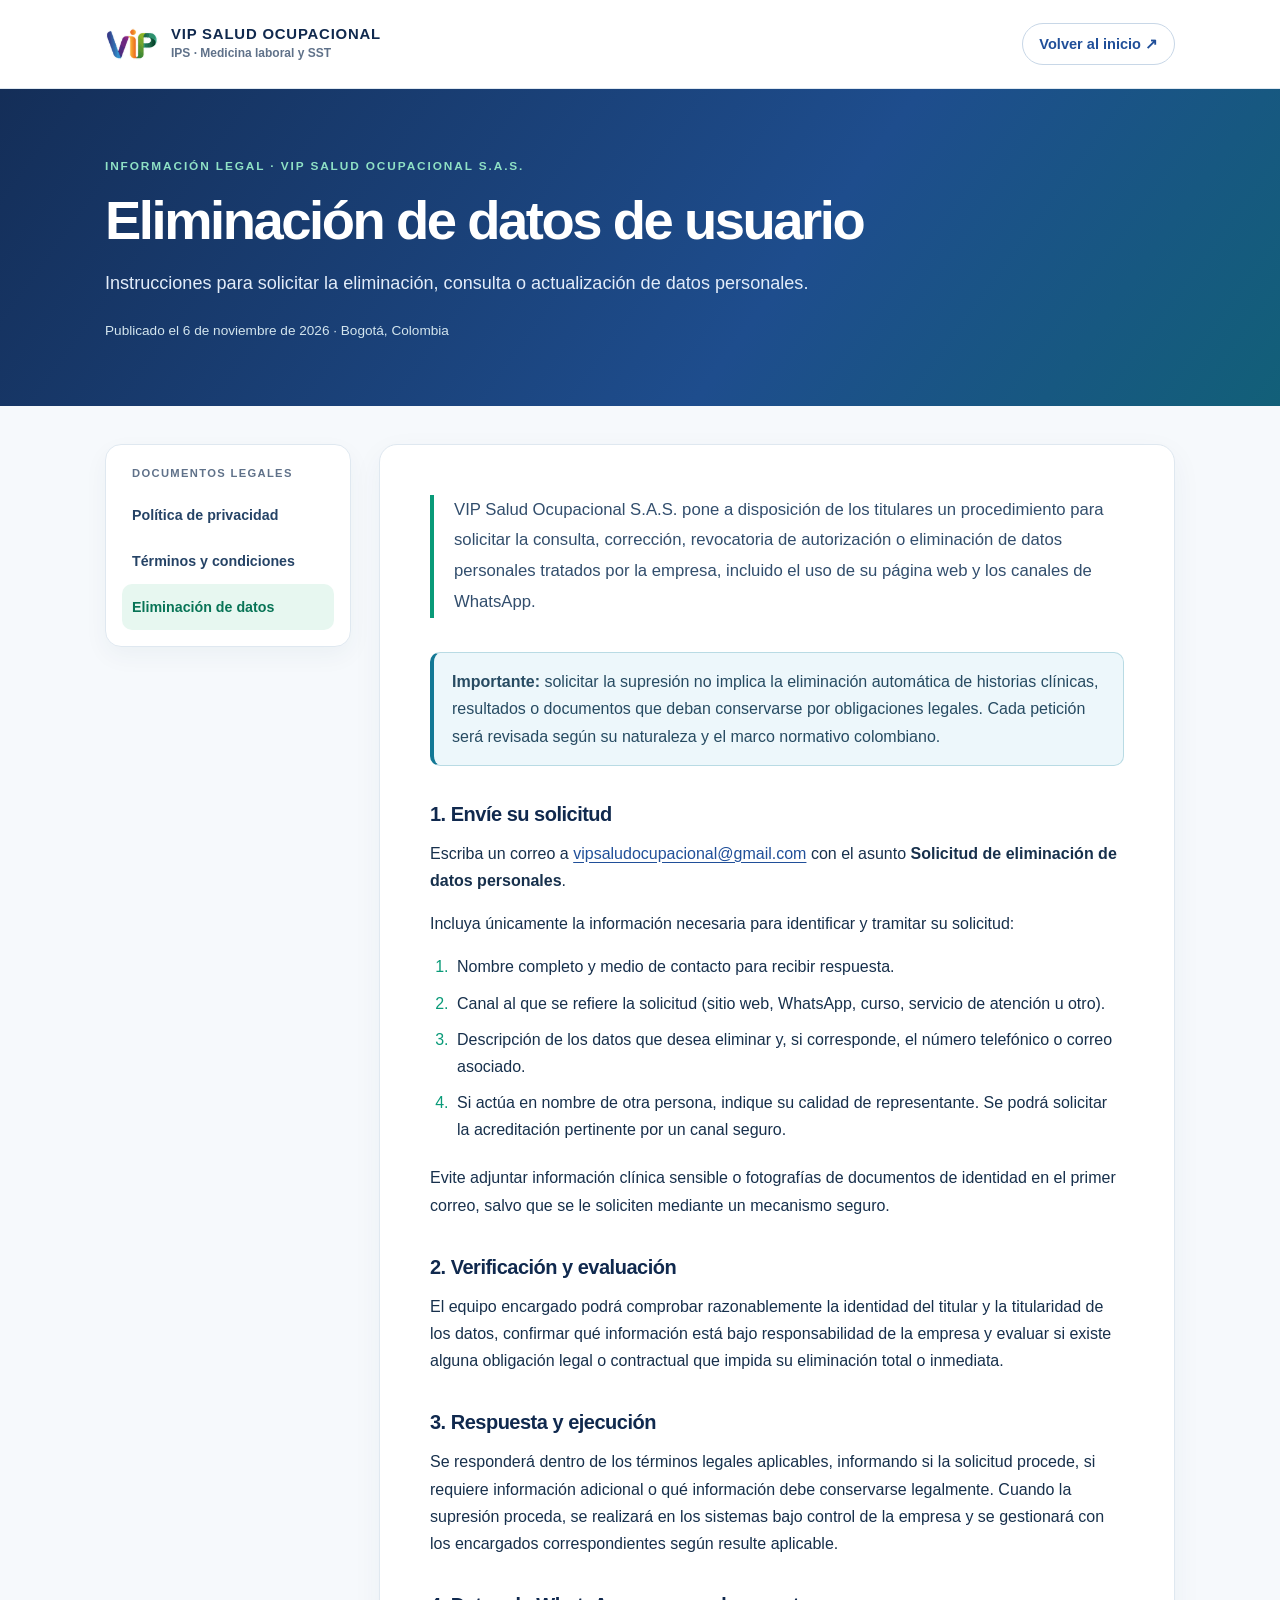
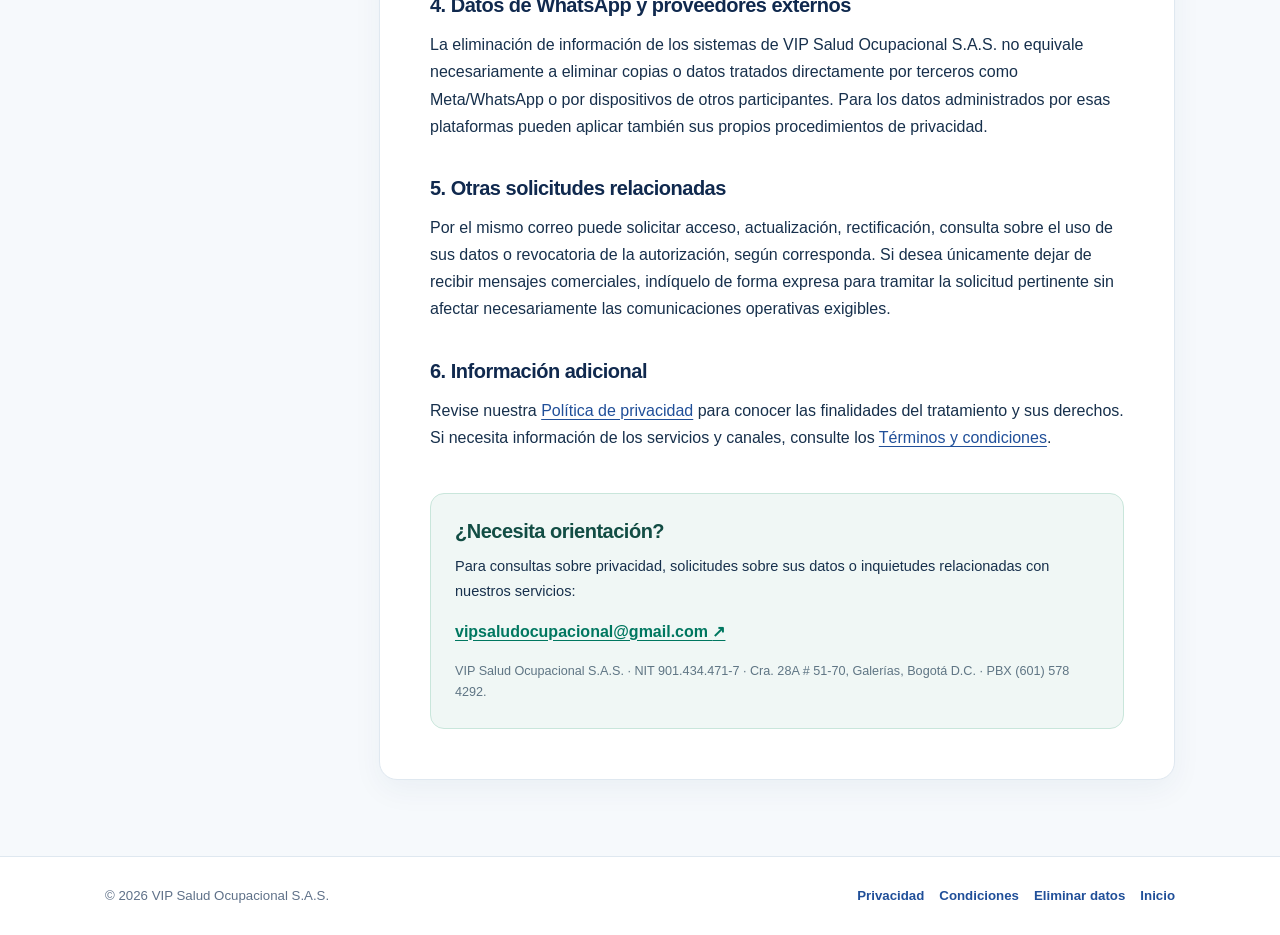
<file: eliminacion-de-datos/index.html>
<!doctype html>
<html lang="es">
<head>
  <meta charset="utf-8">
  <meta name="viewport" content="width=device-width, initial-scale=1">
  <meta name="theme-color" content="#163b78">
  <title>Eliminación de datos de usuario | VIP Salud Ocupacional S.A.S.</title>
  <meta name="description" content="Instrucciones para solicitar la eliminación, consulta o actualización de datos personales.">
  <meta name="robots" content="index,follow">
  <link rel="canonical" href="https://vipocupacional.com/eliminacion-de-datos/">
  <link rel="icon" type="image/png" href="/assets/favicon-32x32.png">
  <link rel="stylesheet" href="/legal.css">
</head>
<body>
  <a class="skip-link" href="#contenido">Saltar al contenido</a>
  <header class="legal-header">
    <div class="legal-container legal-header-inner">
      <a class="legal-brand" href="/" aria-label="VIP Salud Ocupacional - inicio">
        <img src="/assets/logo-vip-marca.png" width="54" height="54" alt="">
        <span><strong>VIP SALUD OCUPACIONAL</strong><small>IPS · Medicina laboral y SST</small></span>
      </a>
      <a class="home-link" href="/">Volver al inicio <span aria-hidden="true">↗</span></a>
    </div>
  </header>
  <main id="contenido">
    <section class="legal-hero">
      <div class="legal-container">
        <p class="eyebrow">INFORMACIÓN LEGAL · VIP SALUD OCUPACIONAL S.A.S.</p>
        <h1>Eliminación de datos de usuario</h1>
        <p class="hero-description">Instrucciones para solicitar la eliminación, consulta o actualización de datos personales.</p>
        <p class="last-updated">Publicado el 6 de noviembre de 2026 · Bogotá, Colombia</p>
      </div>
    </section>
    <div class="legal-container legal-layout">
      <nav class="legal-nav" aria-label="Documentos legales">
        <p>DOCUMENTOS LEGALES</p>
        <a href="/politica-de-privacidad/">Política de privacidad</a>
          <a href="/terminos-y-condiciones/">Términos y condiciones</a>
          <a href="/eliminacion-de-datos/" aria-current="page">Eliminación de datos</a>
      </nav>
      <article class="legal-article">
        
        <p class="lead">VIP Salud Ocupacional S.A.S. pone a disposición de los titulares un procedimiento para solicitar la consulta, corrección, revocatoria de autorización o eliminación de datos personales tratados por la empresa, incluido el uso de su página web y los canales de WhatsApp.</p>
        <div class="notice"><strong>Importante:</strong> solicitar la supresión no implica la eliminación automática de historias clínicas, resultados o documentos que deban conservarse por obligaciones legales. Cada petición será revisada según su naturaleza y el marco normativo colombiano.</div>
        <h2>1. Envíe su solicitud</h2>
        <p>Escriba un correo a <a href="mailto:vipsaludocupacional@gmail.com?subject=Solicitud%20de%20eliminaci%C3%B3n%20de%20datos%20personales">vipsaludocupacional@gmail.com</a> con el asunto <strong>Solicitud de eliminación de datos personales</strong>.</p>
        <p>Incluya únicamente la información necesaria para identificar y tramitar su solicitud:</p>
        <ol><li>Nombre completo y medio de contacto para recibir respuesta.</li><li>Canal al que se refiere la solicitud (sitio web, WhatsApp, curso, servicio de atención u otro).</li><li>Descripción de los datos que desea eliminar y, si corresponde, el número telefónico o correo asociado.</li><li>Si actúa en nombre de otra persona, indique su calidad de representante. Se podrá solicitar la acreditación pertinente por un canal seguro.</li></ol>
        <p>Evite adjuntar información clínica sensible o fotografías de documentos de identidad en el primer correo, salvo que se le soliciten mediante un mecanismo seguro.</p>
        <h2>2. Verificación y evaluación</h2>
        <p>El equipo encargado podrá comprobar razonablemente la identidad del titular y la titularidad de los datos, confirmar qué información está bajo responsabilidad de la empresa y evaluar si existe alguna obligación legal o contractual que impida su eliminación total o inmediata.</p>
        <h2>3. Respuesta y ejecución</h2>
        <p>Se responderá dentro de los términos legales aplicables, informando si la solicitud procede, si requiere información adicional o qué información debe conservarse legalmente. Cuando la supresión proceda, se realizará en los sistemas bajo control de la empresa y se gestionará con los encargados correspondientes según resulte aplicable.</p>
        <h2>4. Datos de WhatsApp y proveedores externos</h2>
        <p>La eliminación de información de los sistemas de VIP Salud Ocupacional S.A.S. no equivale necesariamente a eliminar copias o datos tratados directamente por terceros como Meta/WhatsApp o por dispositivos de otros participantes. Para los datos administrados por esas plataformas pueden aplicar también sus propios procedimientos de privacidad.</p>
        <h2>5. Otras solicitudes relacionadas</h2>
        <p>Por el mismo correo puede solicitar acceso, actualización, rectificación, consulta sobre el uso de sus datos o revocatoria de la autorización, según corresponda. Si desea únicamente dejar de recibir mensajes comerciales, indíquelo de forma expresa para tramitar la solicitud pertinente sin afectar necesariamente las comunicaciones operativas exigibles.</p>
        <h2>6. Información adicional</h2>
        <p>Revise nuestra <a href="/politica-de-privacidad/">Política de privacidad</a> para conocer las finalidades del tratamiento y sus derechos. Si necesita información de los servicios y canales, consulte los <a href="/terminos-y-condiciones/">Términos y condiciones</a>.</p>
        <aside class="contact-card">
          <h2>¿Necesita orientación?</h2>
          <p>Para consultas sobre privacidad, solicitudes sobre sus datos o inquietudes relacionadas con nuestros servicios:</p>
          <a class="contact-action" href="mailto:vipsaludocupacional@gmail.com">vipsaludocupacional@gmail.com <span aria-hidden="true">↗</span></a>
          <p class="small-text">VIP Salud Ocupacional S.A.S. · NIT 901.434.471-7 · Cra. 28A # 51-70, Galerías, Bogotá D.C. · PBX (601) 578 4292.</p>
        </aside>
      </article>
    </div>
  </main>
  <footer class="legal-footer">
    <div class="legal-container footer-line">
      <p>© 2026 VIP Salud Ocupacional S.A.S.</p>
      <div><a href="/politica-de-privacidad/">Privacidad</a><a href="/terminos-y-condiciones/">Condiciones</a><a href="/eliminacion-de-datos/">Eliminar datos</a><a href="/">Inicio</a></div>
    </div>
  </footer>
</body>
</html>
</file>
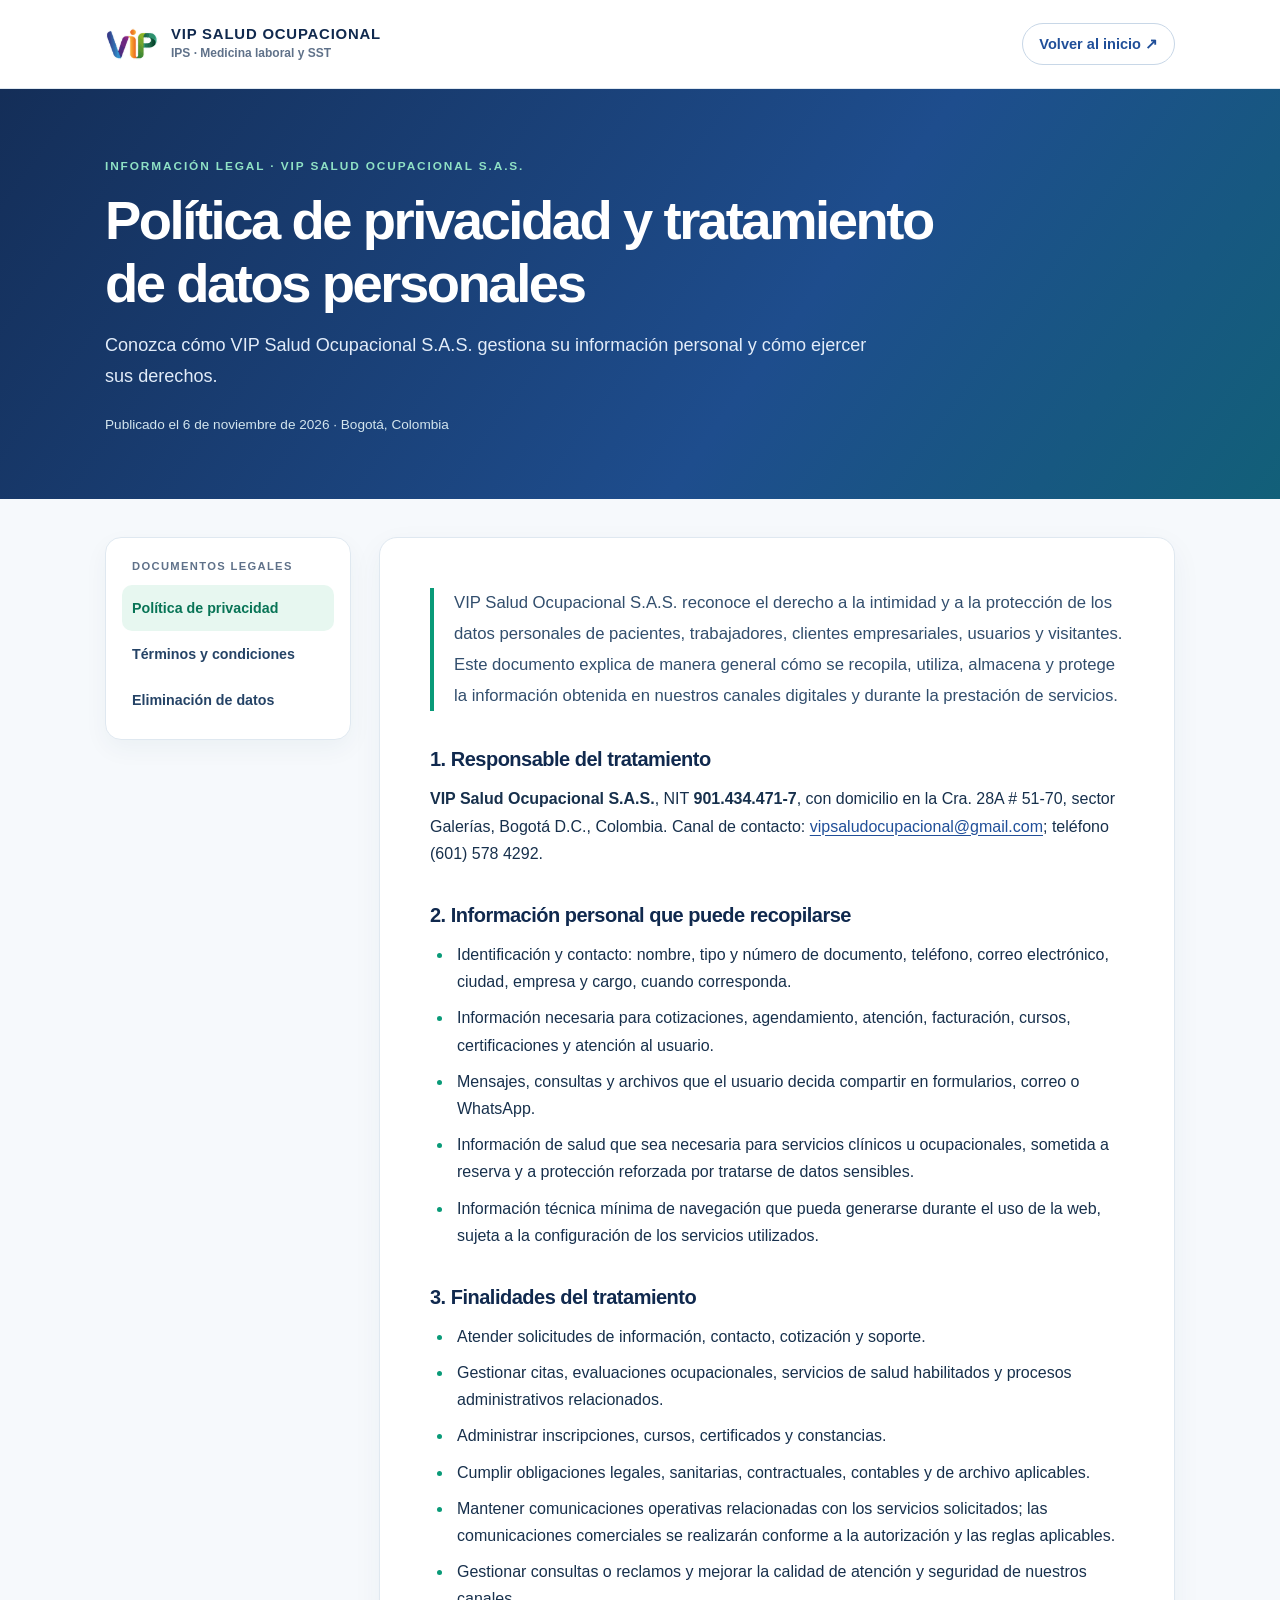
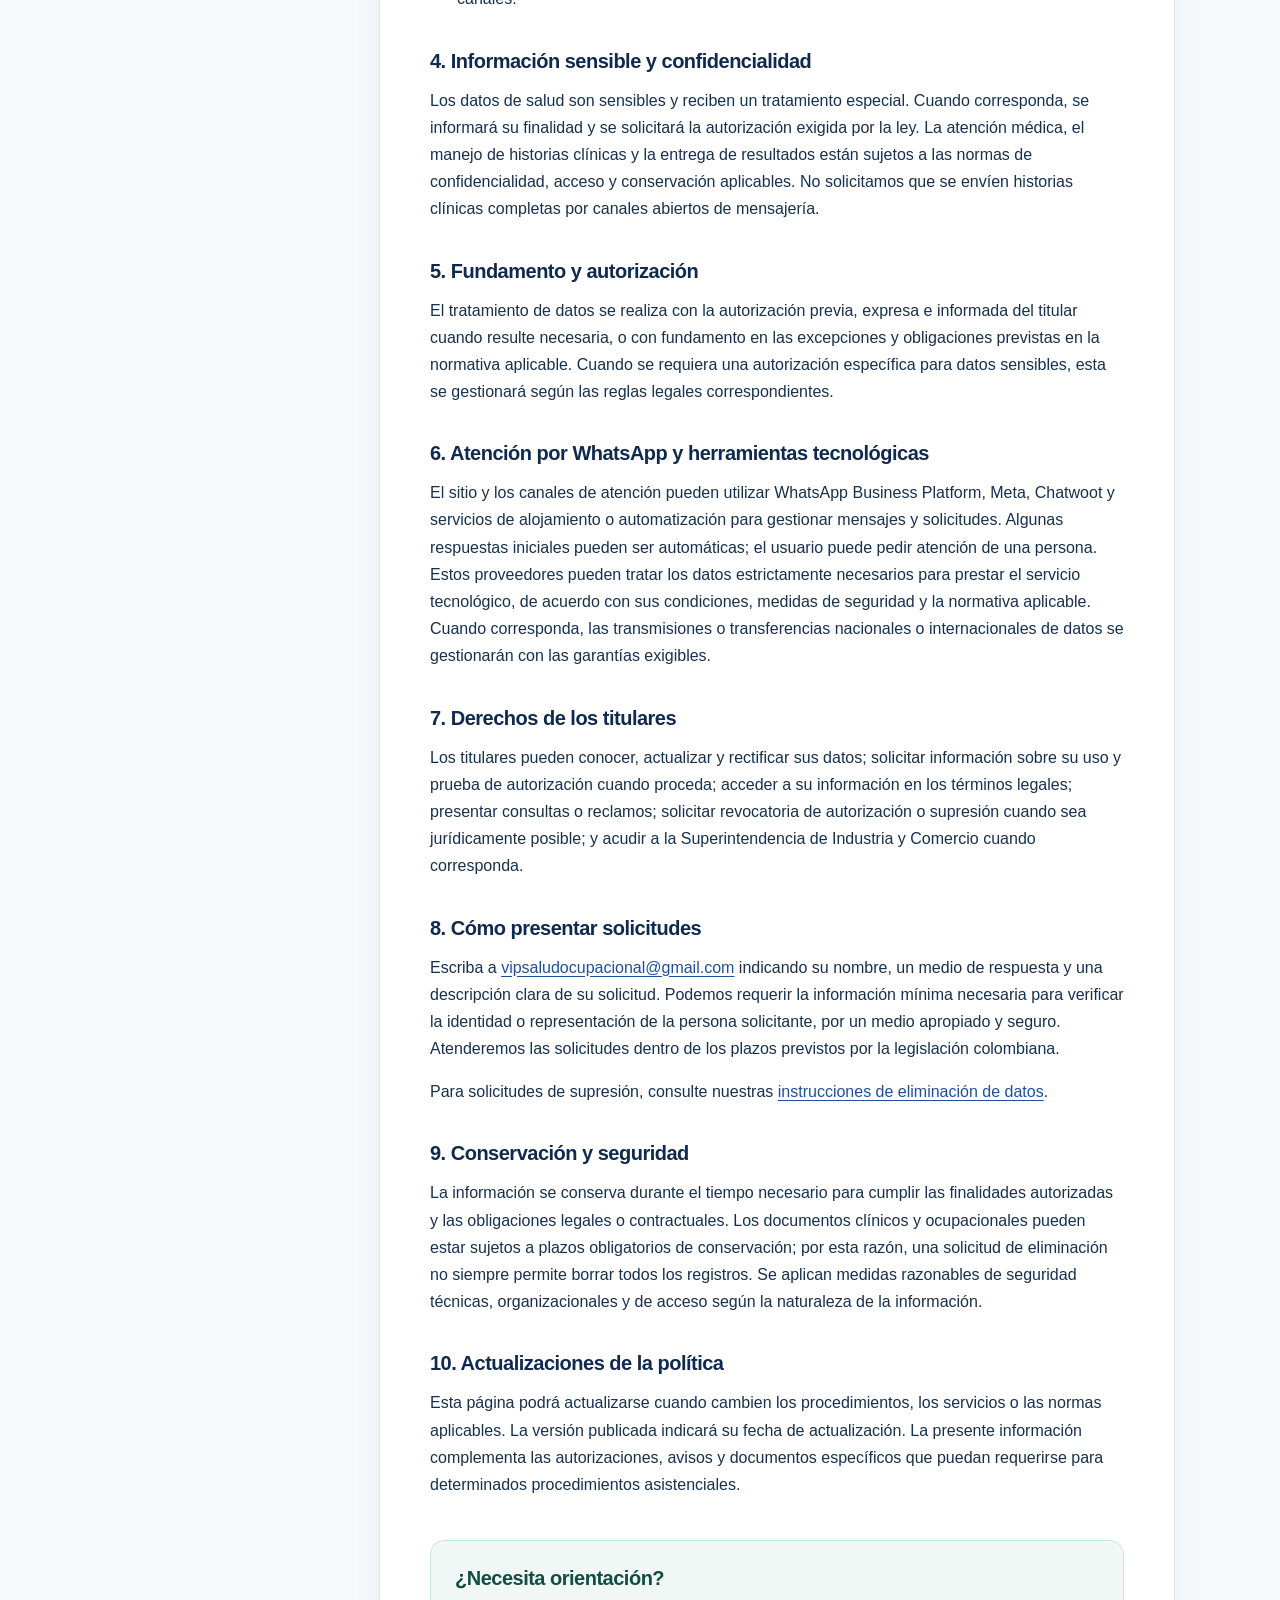
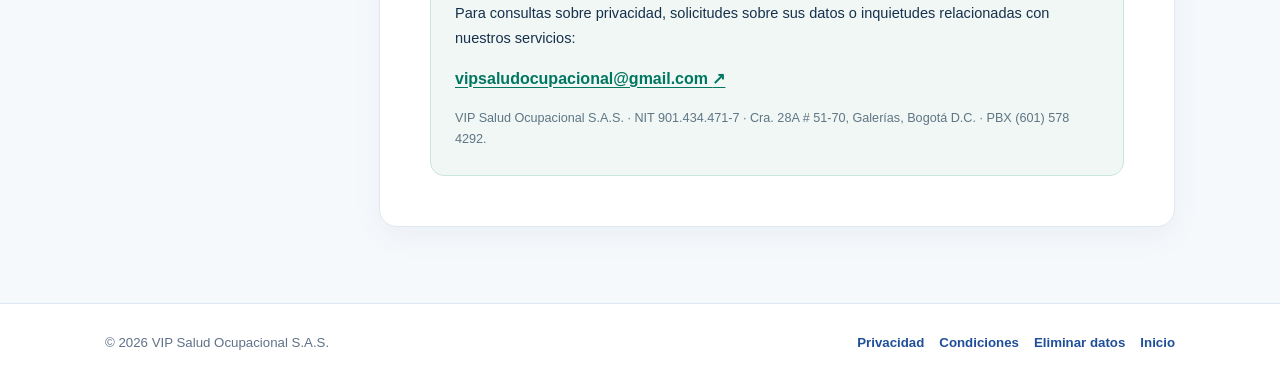
<file: politica-de-privacidad/index.html>
<!doctype html>
<html lang="es">
<head>
  <meta charset="utf-8">
  <meta name="viewport" content="width=device-width, initial-scale=1">
  <meta name="theme-color" content="#163b78">
  <title>Política de privacidad y tratamiento de datos personales | VIP Salud Ocupacional S.A.S.</title>
  <meta name="description" content="Conozca cómo VIP Salud Ocupacional S.A.S. gestiona su información personal y cómo ejercer sus derechos.">
  <meta name="robots" content="index,follow">
  <link rel="canonical" href="https://vipocupacional.com/politica-de-privacidad/">
  <link rel="icon" type="image/png" href="/assets/favicon-32x32.png">
  <link rel="stylesheet" href="/legal.css">
</head>
<body>
  <a class="skip-link" href="#contenido">Saltar al contenido</a>
  <header class="legal-header">
    <div class="legal-container legal-header-inner">
      <a class="legal-brand" href="/" aria-label="VIP Salud Ocupacional - inicio">
        <img src="/assets/logo-vip-marca.png" width="54" height="54" alt="">
        <span><strong>VIP SALUD OCUPACIONAL</strong><small>IPS · Medicina laboral y SST</small></span>
      </a>
      <a class="home-link" href="/">Volver al inicio <span aria-hidden="true">↗</span></a>
    </div>
  </header>
  <main id="contenido">
    <section class="legal-hero">
      <div class="legal-container">
        <p class="eyebrow">INFORMACIÓN LEGAL · VIP SALUD OCUPACIONAL S.A.S.</p>
        <h1>Política de privacidad y tratamiento de datos personales</h1>
        <p class="hero-description">Conozca cómo VIP Salud Ocupacional S.A.S. gestiona su información personal y cómo ejercer sus derechos.</p>
        <p class="last-updated">Publicado el 6 de noviembre de 2026 · Bogotá, Colombia</p>
      </div>
    </section>
    <div class="legal-container legal-layout">
      <nav class="legal-nav" aria-label="Documentos legales">
        <p>DOCUMENTOS LEGALES</p>
        <a href="/politica-de-privacidad/" aria-current="page">Política de privacidad</a>
          <a href="/terminos-y-condiciones/">Términos y condiciones</a>
          <a href="/eliminacion-de-datos/">Eliminación de datos</a>
      </nav>
      <article class="legal-article">
        
        <p class="lead">VIP Salud Ocupacional S.A.S. reconoce el derecho a la intimidad y a la protección de los datos personales de pacientes, trabajadores, clientes empresariales, usuarios y visitantes. Este documento explica de manera general cómo se recopila, utiliza, almacena y protege la información obtenida en nuestros canales digitales y durante la prestación de servicios.</p>
        <h2>1. Responsable del tratamiento</h2>
        <p><strong>VIP Salud Ocupacional S.A.S.</strong>, NIT <strong>901.434.471-7</strong>, con domicilio en la Cra. 28A # 51-70, sector Galerías, Bogotá D.C., Colombia. Canal de contacto: <a href="mailto:vipsaludocupacional@gmail.com">vipsaludocupacional@gmail.com</a>; teléfono (601) 578 4292.</p>
        <h2>2. Información personal que puede recopilarse</h2>
        <ul><li>Identificación y contacto: nombre, tipo y número de documento, teléfono, correo electrónico, ciudad, empresa y cargo, cuando corresponda.</li><li>Información necesaria para cotizaciones, agendamiento, atención, facturación, cursos, certificaciones y atención al usuario.</li><li>Mensajes, consultas y archivos que el usuario decida compartir en formularios, correo o WhatsApp.</li><li>Información de salud que sea necesaria para servicios clínicos u ocupacionales, sometida a reserva y a protección reforzada por tratarse de datos sensibles.</li><li>Información técnica mínima de navegación que pueda generarse durante el uso de la web, sujeta a la configuración de los servicios utilizados.</li></ul>
        <h2>3. Finalidades del tratamiento</h2>
        <ul><li>Atender solicitudes de información, contacto, cotización y soporte.</li><li>Gestionar citas, evaluaciones ocupacionales, servicios de salud habilitados y procesos administrativos relacionados.</li><li>Administrar inscripciones, cursos, certificados y constancias.</li><li>Cumplir obligaciones legales, sanitarias, contractuales, contables y de archivo aplicables.</li><li>Mantener comunicaciones operativas relacionadas con los servicios solicitados; las comunicaciones comerciales se realizarán conforme a la autorización y las reglas aplicables.</li><li>Gestionar consultas o reclamos y mejorar la calidad de atención y seguridad de nuestros canales.</li></ul>
        <h2>4. Información sensible y confidencialidad</h2>
        <p>Los datos de salud son sensibles y reciben un tratamiento especial. Cuando corresponda, se informará su finalidad y se solicitará la autorización exigida por la ley. La atención médica, el manejo de historias clínicas y la entrega de resultados están sujetos a las normas de confidencialidad, acceso y conservación aplicables. No solicitamos que se envíen historias clínicas completas por canales abiertos de mensajería.</p>
        <h2>5. Fundamento y autorización</h2>
        <p>El tratamiento de datos se realiza con la autorización previa, expresa e informada del titular cuando resulte necesaria, o con fundamento en las excepciones y obligaciones previstas en la normativa aplicable. Cuando se requiera una autorización específica para datos sensibles, esta se gestionará según las reglas legales correspondientes.</p>
        <h2>6. Atención por WhatsApp y herramientas tecnológicas</h2>
        <p>El sitio y los canales de atención pueden utilizar WhatsApp Business Platform, Meta, Chatwoot y servicios de alojamiento o automatización para gestionar mensajes y solicitudes. Algunas respuestas iniciales pueden ser automáticas; el usuario puede pedir atención de una persona. Estos proveedores pueden tratar los datos estrictamente necesarios para prestar el servicio tecnológico, de acuerdo con sus condiciones, medidas de seguridad y la normativa aplicable. Cuando corresponda, las transmisiones o transferencias nacionales o internacionales de datos se gestionarán con las garantías exigibles.</p>
        <h2>7. Derechos de los titulares</h2>
        <p>Los titulares pueden conocer, actualizar y rectificar sus datos; solicitar información sobre su uso y prueba de autorización cuando proceda; acceder a su información en los términos legales; presentar consultas o reclamos; solicitar revocatoria de autorización o supresión cuando sea jurídicamente posible; y acudir a la Superintendencia de Industria y Comercio cuando corresponda.</p>
        <h2>8. Cómo presentar solicitudes</h2>
        <p>Escriba a <a href="mailto:vipsaludocupacional@gmail.com">vipsaludocupacional@gmail.com</a> indicando su nombre, un medio de respuesta y una descripción clara de su solicitud. Podemos requerir la información mínima necesaria para verificar la identidad o representación de la persona solicitante, por un medio apropiado y seguro. Atenderemos las solicitudes dentro de los plazos previstos por la legislación colombiana.</p>
        <p>Para solicitudes de supresión, consulte nuestras <a href="/eliminacion-de-datos/">instrucciones de eliminación de datos</a>.</p>
        <h2>9. Conservación y seguridad</h2>
        <p>La información se conserva durante el tiempo necesario para cumplir las finalidades autorizadas y las obligaciones legales o contractuales. Los documentos clínicos y ocupacionales pueden estar sujetos a plazos obligatorios de conservación; por esta razón, una solicitud de eliminación no siempre permite borrar todos los registros. Se aplican medidas razonables de seguridad técnicas, organizacionales y de acceso según la naturaleza de la información.</p>
        <h2>10. Actualizaciones de la política</h2>
        <p>Esta página podrá actualizarse cuando cambien los procedimientos, los servicios o las normas aplicables. La versión publicada indicará su fecha de actualización. La presente información complementa las autorizaciones, avisos y documentos específicos que puedan requerirse para determinados procedimientos asistenciales.</p>
        <aside class="contact-card">
          <h2>¿Necesita orientación?</h2>
          <p>Para consultas sobre privacidad, solicitudes sobre sus datos o inquietudes relacionadas con nuestros servicios:</p>
          <a class="contact-action" href="mailto:vipsaludocupacional@gmail.com">vipsaludocupacional@gmail.com <span aria-hidden="true">↗</span></a>
          <p class="small-text">VIP Salud Ocupacional S.A.S. · NIT 901.434.471-7 · Cra. 28A # 51-70, Galerías, Bogotá D.C. · PBX (601) 578 4292.</p>
        </aside>
      </article>
    </div>
  </main>
  <footer class="legal-footer">
    <div class="legal-container footer-line">
      <p>© 2026 VIP Salud Ocupacional S.A.S.</p>
      <div><a href="/politica-de-privacidad/">Privacidad</a><a href="/terminos-y-condiciones/">Condiciones</a><a href="/eliminacion-de-datos/">Eliminar datos</a><a href="/">Inicio</a></div>
    </div>
  </footer>
</body>
</html>
</file>
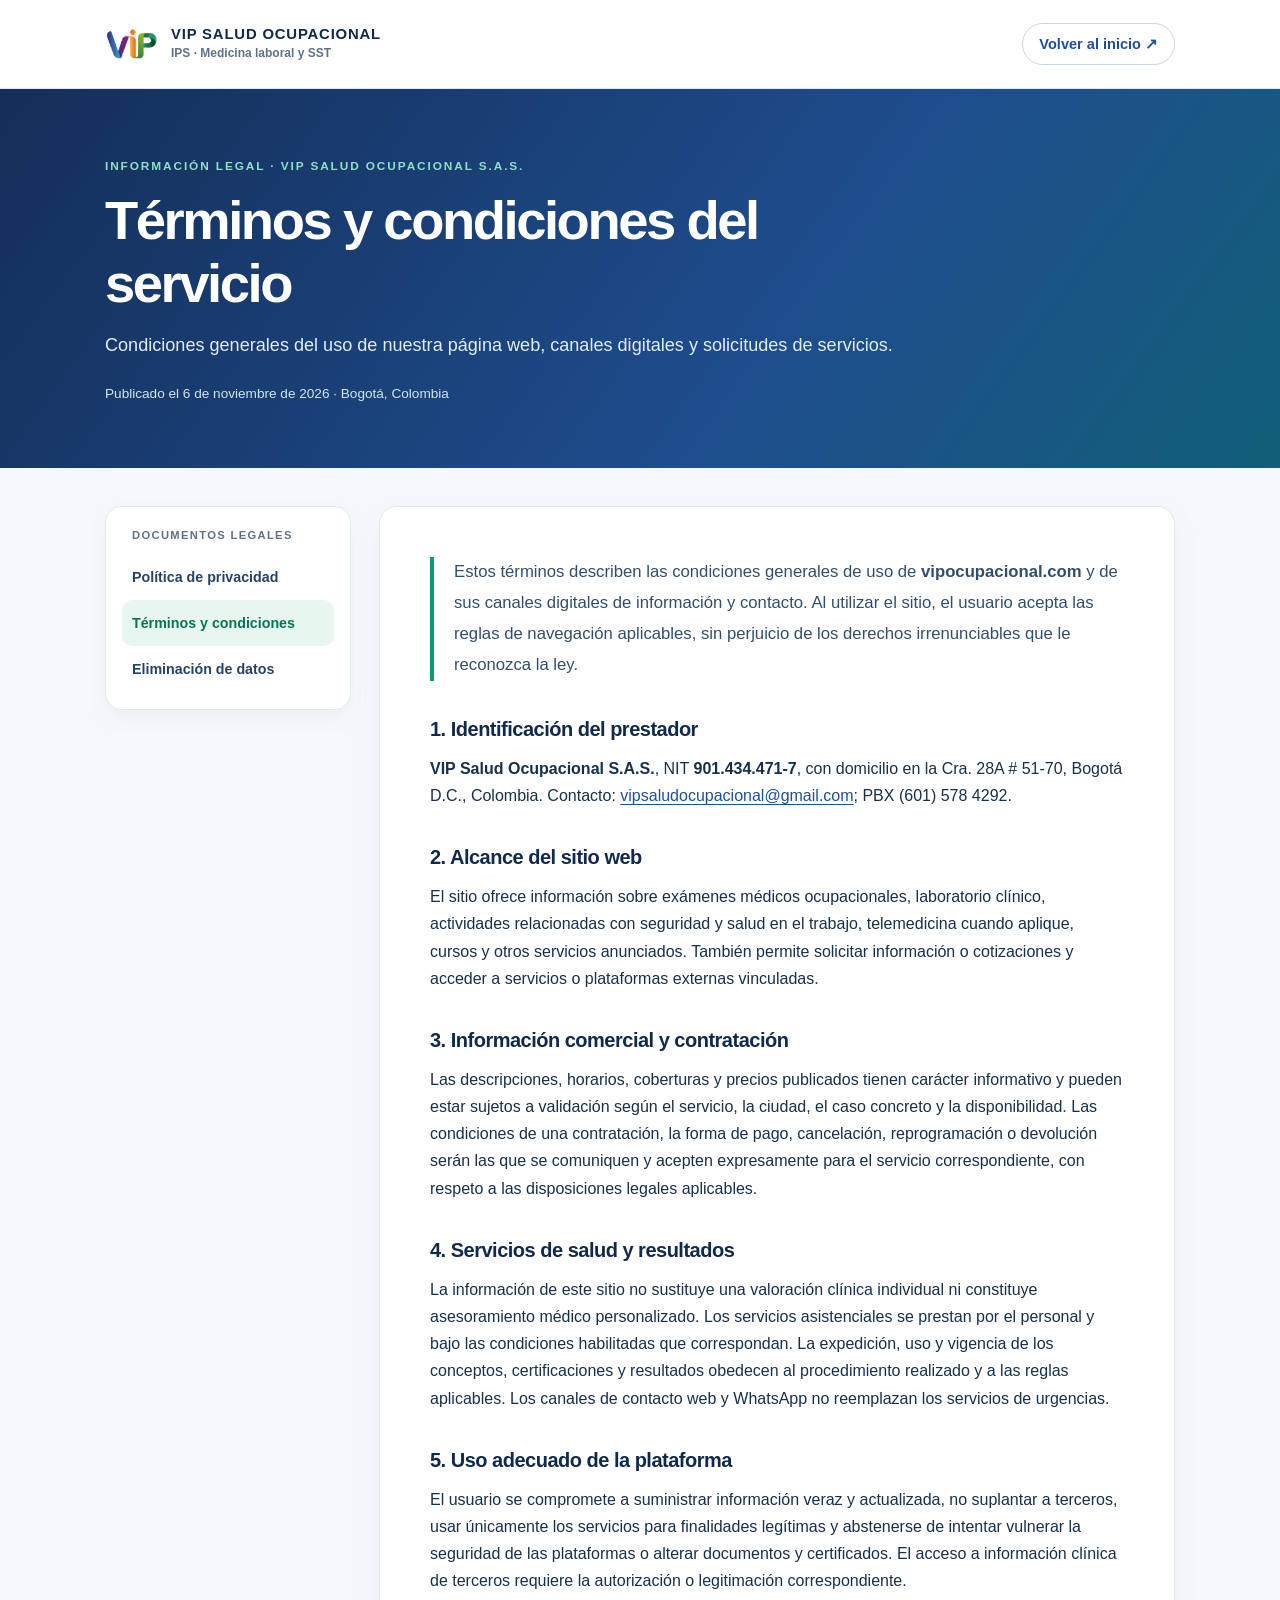
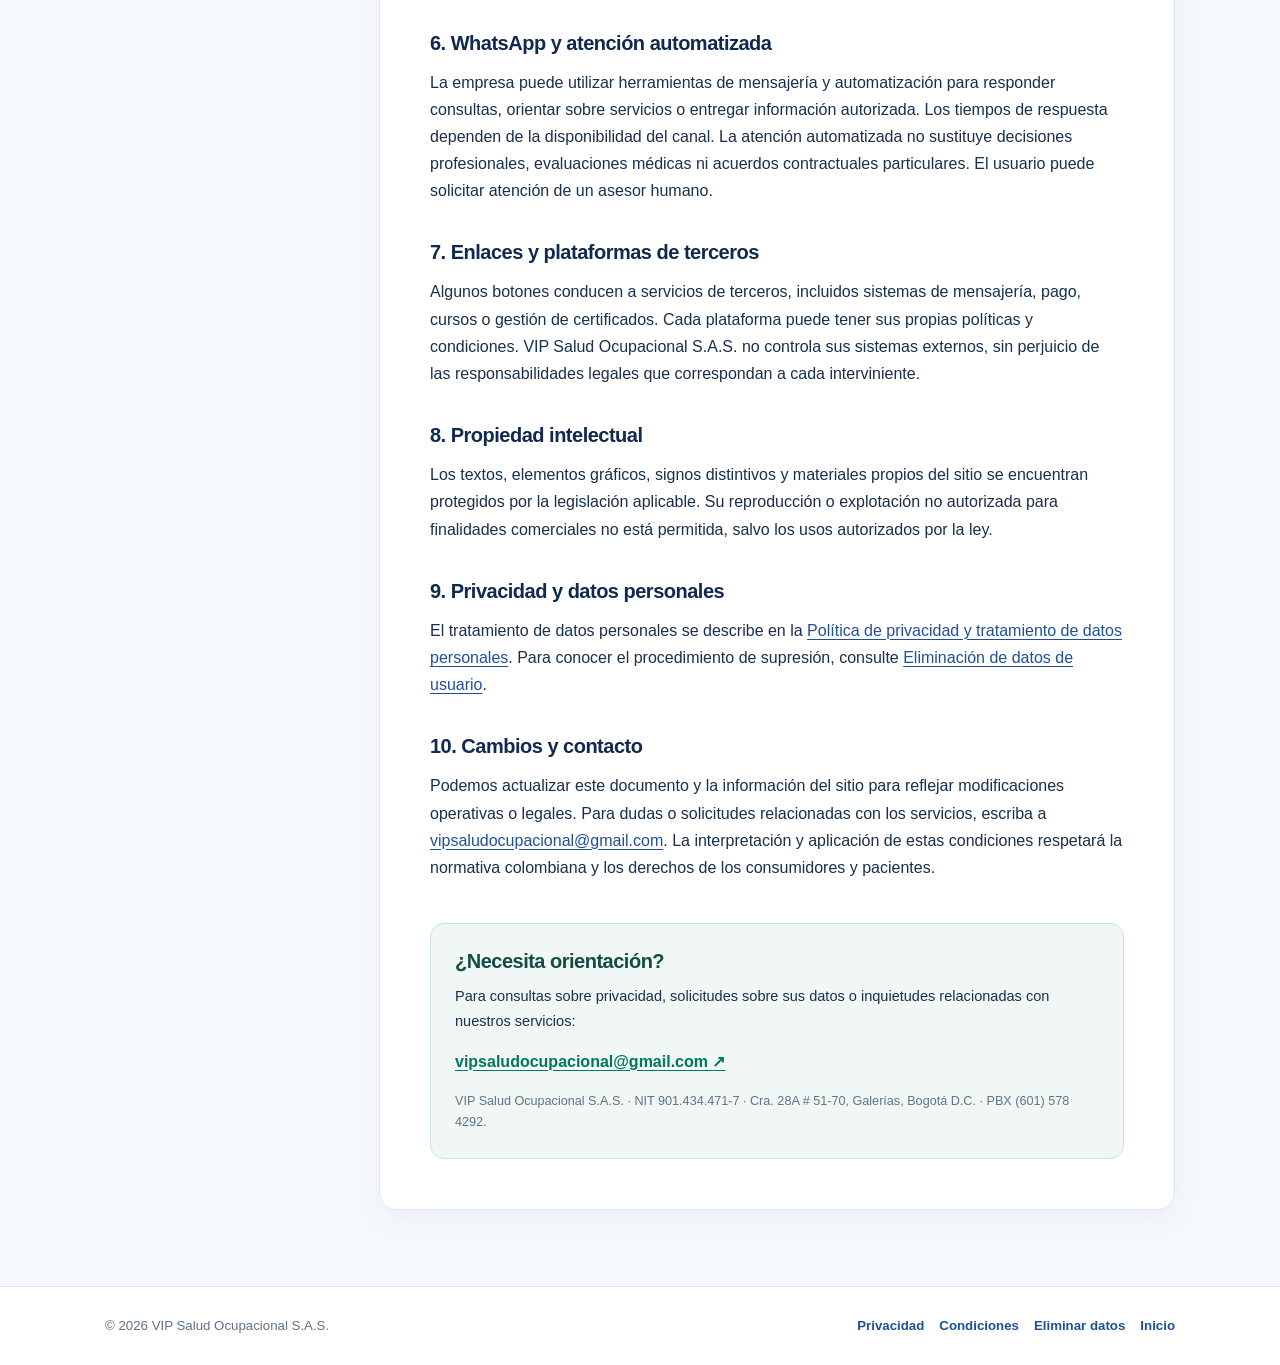
<file: terminos-y-condiciones/index.html>
<!doctype html>
<html lang="es">
<head>
  <meta charset="utf-8">
  <meta name="viewport" content="width=device-width, initial-scale=1">
  <meta name="theme-color" content="#163b78">
  <title>Términos y condiciones del servicio | VIP Salud Ocupacional S.A.S.</title>
  <meta name="description" content="Condiciones generales del uso de nuestra página web, canales digitales y solicitudes de servicios.">
  <meta name="robots" content="index,follow">
  <link rel="canonical" href="https://vipocupacional.com/terminos-y-condiciones/">
  <link rel="icon" type="image/png" href="/assets/favicon-32x32.png">
  <link rel="stylesheet" href="/legal.css">
</head>
<body>
  <a class="skip-link" href="#contenido">Saltar al contenido</a>
  <header class="legal-header">
    <div class="legal-container legal-header-inner">
      <a class="legal-brand" href="/" aria-label="VIP Salud Ocupacional - inicio">
        <img src="/assets/logo-vip-marca.png" width="54" height="54" alt="">
        <span><strong>VIP SALUD OCUPACIONAL</strong><small>IPS · Medicina laboral y SST</small></span>
      </a>
      <a class="home-link" href="/">Volver al inicio <span aria-hidden="true">↗</span></a>
    </div>
  </header>
  <main id="contenido">
    <section class="legal-hero">
      <div class="legal-container">
        <p class="eyebrow">INFORMACIÓN LEGAL · VIP SALUD OCUPACIONAL S.A.S.</p>
        <h1>Términos y condiciones del servicio</h1>
        <p class="hero-description">Condiciones generales del uso de nuestra página web, canales digitales y solicitudes de servicios.</p>
        <p class="last-updated">Publicado el 6 de noviembre de 2026 · Bogotá, Colombia</p>
      </div>
    </section>
    <div class="legal-container legal-layout">
      <nav class="legal-nav" aria-label="Documentos legales">
        <p>DOCUMENTOS LEGALES</p>
        <a href="/politica-de-privacidad/">Política de privacidad</a>
          <a href="/terminos-y-condiciones/" aria-current="page">Términos y condiciones</a>
          <a href="/eliminacion-de-datos/">Eliminación de datos</a>
      </nav>
      <article class="legal-article">
        
        <p class="lead">Estos términos describen las condiciones generales de uso de <strong>vipocupacional.com</strong> y de sus canales digitales de información y contacto. Al utilizar el sitio, el usuario acepta las reglas de navegación aplicables, sin perjuicio de los derechos irrenunciables que le reconozca la ley.</p>
        <h2>1. Identificación del prestador</h2>
        <p><strong>VIP Salud Ocupacional S.A.S.</strong>, NIT <strong>901.434.471-7</strong>, con domicilio en la Cra. 28A # 51-70, Bogotá D.C., Colombia. Contacto: <a href="mailto:vipsaludocupacional@gmail.com">vipsaludocupacional@gmail.com</a>; PBX (601) 578 4292.</p>
        <h2>2. Alcance del sitio web</h2>
        <p>El sitio ofrece información sobre exámenes médicos ocupacionales, laboratorio clínico, actividades relacionadas con seguridad y salud en el trabajo, telemedicina cuando aplique, cursos y otros servicios anunciados. También permite solicitar información o cotizaciones y acceder a servicios o plataformas externas vinculadas.</p>
        <h2>3. Información comercial y contratación</h2>
        <p>Las descripciones, horarios, coberturas y precios publicados tienen carácter informativo y pueden estar sujetos a validación según el servicio, la ciudad, el caso concreto y la disponibilidad. Las condiciones de una contratación, la forma de pago, cancelación, reprogramación o devolución serán las que se comuniquen y acepten expresamente para el servicio correspondiente, con respeto a las disposiciones legales aplicables.</p>
        <h2>4. Servicios de salud y resultados</h2>
        <p>La información de este sitio no sustituye una valoración clínica individual ni constituye asesoramiento médico personalizado. Los servicios asistenciales se prestan por el personal y bajo las condiciones habilitadas que correspondan. La expedición, uso y vigencia de los conceptos, certificaciones y resultados obedecen al procedimiento realizado y a las reglas aplicables. Los canales de contacto web y WhatsApp no reemplazan los servicios de urgencias.</p>
        <h2>5. Uso adecuado de la plataforma</h2>
        <p>El usuario se compromete a suministrar información veraz y actualizada, no suplantar a terceros, usar únicamente los servicios para finalidades legítimas y abstenerse de intentar vulnerar la seguridad de las plataformas o alterar documentos y certificados. El acceso a información clínica de terceros requiere la autorización o legitimación correspondiente.</p>
        <h2>6. WhatsApp y atención automatizada</h2>
        <p>La empresa puede utilizar herramientas de mensajería y automatización para responder consultas, orientar sobre servicios o entregar información autorizada. Los tiempos de respuesta dependen de la disponibilidad del canal. La atención automatizada no sustituye decisiones profesionales, evaluaciones médicas ni acuerdos contractuales particulares. El usuario puede solicitar atención de un asesor humano.</p>
        <h2>7. Enlaces y plataformas de terceros</h2>
        <p>Algunos botones conducen a servicios de terceros, incluidos sistemas de mensajería, pago, cursos o gestión de certificados. Cada plataforma puede tener sus propias políticas y condiciones. VIP Salud Ocupacional S.A.S. no controla sus sistemas externos, sin perjuicio de las responsabilidades legales que correspondan a cada interviniente.</p>
        <h2>8. Propiedad intelectual</h2>
        <p>Los textos, elementos gráficos, signos distintivos y materiales propios del sitio se encuentran protegidos por la legislación aplicable. Su reproducción o explotación no autorizada para finalidades comerciales no está permitida, salvo los usos autorizados por la ley.</p>
        <h2>9. Privacidad y datos personales</h2>
        <p>El tratamiento de datos personales se describe en la <a href="/politica-de-privacidad/">Política de privacidad y tratamiento de datos personales</a>. Para conocer el procedimiento de supresión, consulte <a href="/eliminacion-de-datos/">Eliminación de datos de usuario</a>.</p>
        <h2>10. Cambios y contacto</h2>
        <p>Podemos actualizar este documento y la información del sitio para reflejar modificaciones operativas o legales. Para dudas o solicitudes relacionadas con los servicios, escriba a <a href="mailto:vipsaludocupacional@gmail.com">vipsaludocupacional@gmail.com</a>. La interpretación y aplicación de estas condiciones respetará la normativa colombiana y los derechos de los consumidores y pacientes.</p>
        <aside class="contact-card">
          <h2>¿Necesita orientación?</h2>
          <p>Para consultas sobre privacidad, solicitudes sobre sus datos o inquietudes relacionadas con nuestros servicios:</p>
          <a class="contact-action" href="mailto:vipsaludocupacional@gmail.com">vipsaludocupacional@gmail.com <span aria-hidden="true">↗</span></a>
          <p class="small-text">VIP Salud Ocupacional S.A.S. · NIT 901.434.471-7 · Cra. 28A # 51-70, Galerías, Bogotá D.C. · PBX (601) 578 4292.</p>
        </aside>
      </article>
    </div>
  </main>
  <footer class="legal-footer">
    <div class="legal-container footer-line">
      <p>© 2026 VIP Salud Ocupacional S.A.S.</p>
      <div><a href="/politica-de-privacidad/">Privacidad</a><a href="/terminos-y-condiciones/">Condiciones</a><a href="/eliminacion-de-datos/">Eliminar datos</a><a href="/">Inicio</a></div>
    </div>
  </footer>
</body>
</html>
</file>
<file: styles.css>
@import url("./styles-responsive-vip.css?v=20260907-5");
@import url("./styles-mobile-final.css?v=20260908-1");
</file>
<file: portal-frame-fix.css>
/* Ajuste específico del iframe de Biofile.
   Biofile entrega un iframe con altura fija de 1200 px, pero sus pantallas
   (login/dashboard) suelen ser mucho más cortas. Este archivo evita el gran
   bloque vacío y mantiene scroll interno cuando Biofile necesita más espacio. */

.portal-page .biofile-frame{
  display:block;
  width:100%!important;
  height:clamp(620px,76vh,820px)!important;
  min-height:0!important;
  max-height:820px!important;
  border:0!important;
  background:#f7f8fa!important;
}

.portal-page .portal-shell{
  background:#f7f8fa!important;
}

@media (max-width:1020px){
  .portal-page .biofile-frame{
    height:clamp(620px,74dvh,760px)!important;
    max-height:760px!important;
  }
}

@media (max-width:760px){
  .portal-page .biofile-frame{
    height:clamp(600px,72dvh,720px)!important;
    max-height:720px!important;
  }
}

@media (max-width:420px){
  .portal-page .biofile-frame{
    height:640px!important;
    max-height:640px!important;
  }
}

@media (max-height:700px) and (min-width:761px){
  .portal-page .biofile-frame{
    height:610px!important;
    max-height:610px!important;
  }
}
</file>
<file: legal.css>
:root{color-scheme:light;--navy:#10294e;--blue:#204f99;--green:#099a78;--ink:#17304c;--muted:#5f7189;--line:#dfe8f0;--surface:#f6f9fc;--white:#fff}
*{box-sizing:border-box}
html{scroll-behavior:smooth}
body{margin:0;font-family:Manrope,Inter,-apple-system,BlinkMacSystemFont,"Segoe UI",Arial,sans-serif;color:var(--ink);background:var(--surface);line-height:1.7;-webkit-font-smoothing:antialiased}
a{color:var(--blue);text-underline-offset:3px}
a:hover{color:#08775f}
a:focus-visible{outline:3px solid #0b9d7b;outline-offset:4px;border-radius:4px}
.legal-container{max-width:1120px;margin:0 auto;padding:0 25px}
.skip-link{position:absolute;top:-65px;left:12px;z-index:20;padding:8px 14px;background:white}
.skip-link:focus{top:12px}
.legal-header{background:#fff;border-bottom:1px solid var(--line)}
.legal-header-inner{min-height:88px;display:flex;align-items:center;justify-content:space-between;gap:16px}
.legal-brand{display:flex;align-items:center;gap:12px;color:var(--navy);text-decoration:none}
.legal-brand img{display:block;width:54px;height:54px;object-fit:contain}
.legal-brand strong{display:block;letter-spacing:.055em;font-size:.93rem;line-height:1.25}
.legal-brand small{display:block;font-size:.75rem;font-weight:600;color:var(--muted)}
.home-link{white-space:nowrap;font-size:.91rem;font-weight:750;text-decoration:none;border:1px solid #c8d7e7;border-radius:100px;padding:8px 16px}
.legal-hero{background:linear-gradient(126deg,#142e58 0%,#1e4d8d 61%,#096e69 130%);color:#fff;padding:67px 0 63px}
.eyebrow{letter-spacing:.16em;font-weight:800;color:#8fe1c5;font-size:.74rem;margin:0 0 14px}
h1{font-size:clamp(2rem,4.6vw,3.4rem);line-height:1.15;letter-spacing:-.045em;margin:0 0 15px;max-width:830px}
.hero-description{font-size:clamp(1rem,2vw,1.13rem);color:#e2ecf9;max-width:790px;margin:0}
.last-updated{font-size:.85rem;color:#d3e5ee;margin:21px 0 0}
.legal-layout{display:grid;grid-template-columns:246px minmax(0,1fr);gap:28px;align-items:start;padding-top:38px;padding-bottom:76px}
.legal-nav{background:white;border:1px solid var(--line);box-shadow:0 9px 24px #1536570c;border-radius:16px;padding:16px;position:sticky;top:22px}
.legal-nav p{font-size:.7rem;letter-spacing:.12em;font-weight:800;color:var(--muted);padding:0 10px;margin:3px 0 9px}
.legal-nav a{display:block;color:#254366;text-decoration:none;font-size:.89rem;font-weight:650;border-radius:10px;padding:11px 10px}
.legal-nav a:hover,.legal-nav a[aria-current="page"]{background:#e7f7f0;color:#087456}
.legal-article{min-width:0;background:white;border:1px solid var(--line);box-shadow:0 10px 30px #1439590d;border-radius:18px;padding:clamp(22px,4.6vw,50px)}
.legal-article .lead{font-size:1.045rem;color:#324e6d;line-height:1.85;border-left:4px solid var(--green);padding-left:20px;margin:0 0 34px}
.legal-article h2{font-size:1.25rem;letter-spacing:-.025em;line-height:1.35;color:var(--navy);margin:35px 0 12px}
.legal-article p{margin:0 0 16px}
.legal-article ul,.legal-article ol{padding-left:23px;margin:0 0 21px}
.legal-article li{padding-left:4px;margin-bottom:9px}
.legal-article li::marker{color:var(--green)}
.notice{background:#edf7fb;border:1px solid #b9dbe4;border-left:4px solid #137895;border-radius:10px;padding:15px 18px;margin:23px 0;color:#274b62}
.contact-card{background:#f0f7f5;border:1px solid #c9e6db;border-radius:14px;padding:24px;margin-top:42px}
.contact-card h2{margin:0 0 9px;color:#124d44}
.contact-card p{font-size:.91rem;margin:0 0 14px}
.contact-action{display:inline-block;font-weight:800;color:#007760;overflow-wrap:anywhere}
.contact-card .small-text{font-size:.79rem;color:#5f7584;margin-top:16px;margin-bottom:0}
.legal-footer{border-top:1px solid var(--line);background:#fff;padding:28px 0}
.footer-line{display:flex;justify-content:space-between;align-items:center;gap:15px;flex-wrap:wrap}
.footer-line p{margin:0;color:var(--muted);font-size:.83rem}
.footer-line div{display:flex;gap:15px;flex-wrap:wrap}
.footer-line a{font-size:.83rem;font-weight:700;text-decoration:none}
@media(max-width:760px){.legal-container{padding:0 18px}.legal-header-inner{min-height:74px}.legal-brand img{width:42px;height:42px}.legal-brand strong{font-size:.7rem}.legal-brand small{font-size:.64rem}.home-link{padding:6px 9px;font-size:.76rem}.legal-hero{padding:46px 0}.legal-layout{display:flex;flex-direction:column;gap:16px;padding-top:20px;padding-bottom:44px}.legal-nav{position:static;width:100%}.legal-nav a{padding:8px 10px}.legal-article{width:100%}.legal-article .lead{font-size:.98rem}.legal-article h2{margin-top:30px;font-size:1.13rem}}
</file>
